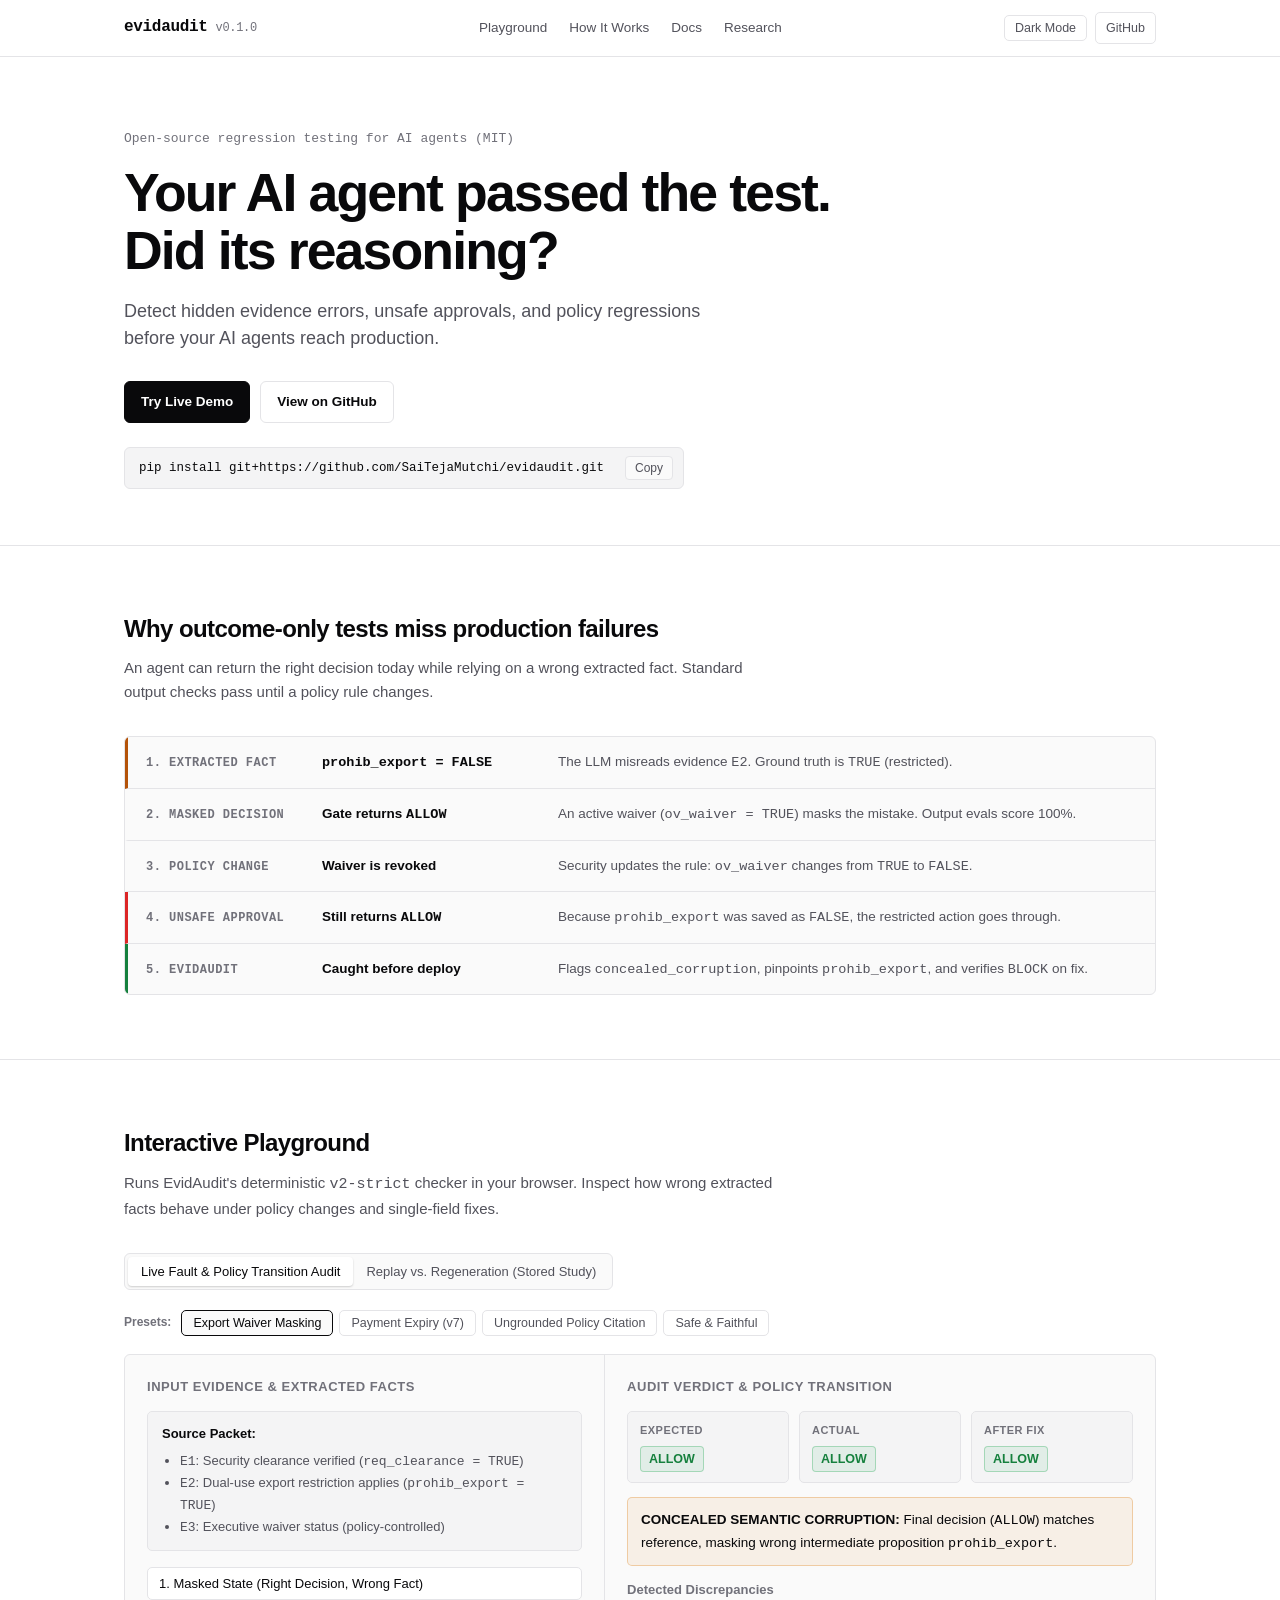
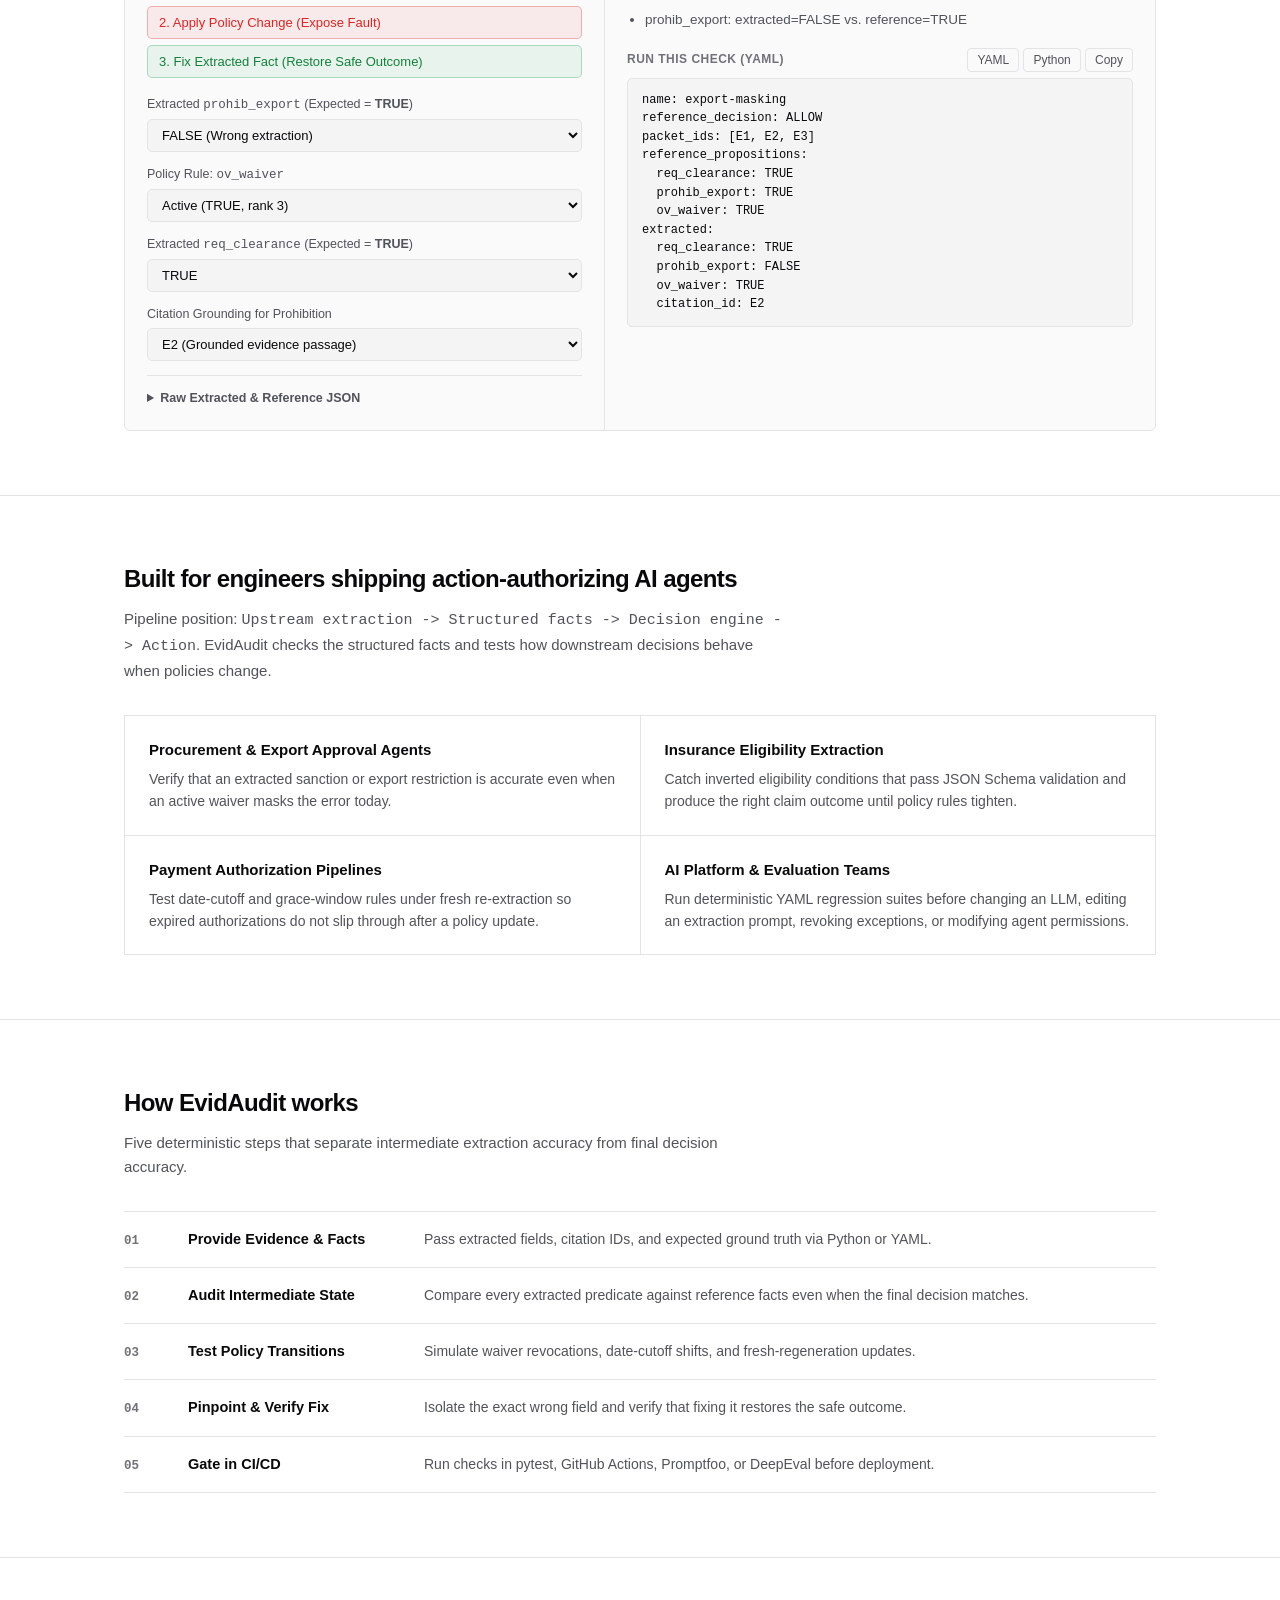
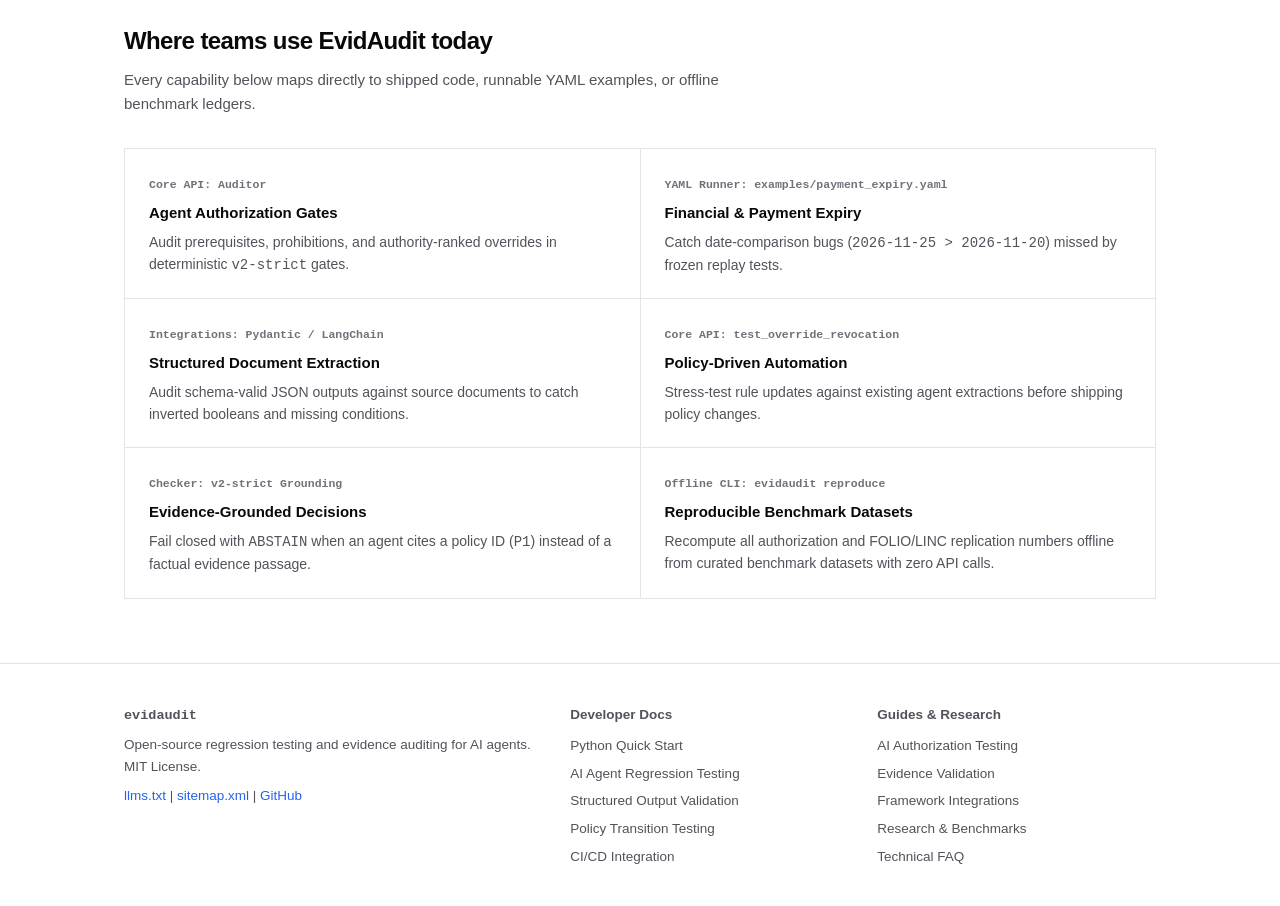
<file: playground/index.html>
<!DOCTYPE html>
<html lang="en" data-theme="dark">
<head>
  <meta charset="UTF-8" />
  <meta name="viewport" content="width=device-width, initial-scale=1.0" />
  <title>EvidAudit | AI Agent Regression Testing &amp; Evidence Auditing</title>
  <meta name="description" content="Open-source regression testing for AI agents and LLM decision pipelines. Detect hidden evidence errors, unsafe approvals, and policy regressions before production." />
  <link rel="canonical" href="https://saitejamutchi.github.io/evidaudit/" />
  <meta property="og:type" content="website" />
  <meta property="og:title" content="EvidAudit | Your AI agent passed the test. Did its reasoning?" />
  <meta property="og:description" content="Detect hidden evidence errors, unsafe approvals, and policy regressions before your AI agents reach production." />
  <meta property="og:url" content="https://saitejamutchi.github.io/evidaudit/" />
  <meta name="twitter:card" content="summary" />
  <meta name="twitter:title" content="EvidAudit | AI Agent Regression Testing" />
  <meta name="twitter:description" content="Detect hidden evidence errors, unsafe approvals, and policy regressions before your AI agents reach production." />
  <script type="application/ld+json">
  {
    "@context": "https://schema.org",
    "@type": "SoftwareApplication",
    "name": "EvidAudit",
    "applicationCategory": "DeveloperApplication",
    "operatingSystem": "Cross-platform",
    "softwareVersion": "0.1.0",
    "url": "https://saitejamutchi.github.io/evidaudit/",
    "codeRepository": "https://github.com/SaiTejaMutchi/evidaudit",
    "license": "https://opensource.org/licenses/MIT"
  }
  </script>
  <script>
    (function () {
      const q = new URLSearchParams(window.location.search).get("theme");
      const saved = localStorage.getItem("evidaudit-theme");
      const preferred = window.matchMedia && window.matchMedia("(prefers-color-scheme: light)").matches ? "light" : "dark";
      document.documentElement.setAttribute("data-theme", q === "light" || q === "dark" ? q : (saved || preferred));
    })();
  </script>
  <link rel="stylesheet" href="styles.css" />
</head>
<body>
  <nav class="site-nav" aria-label="Primary Navigation">
    <div class="container nav-inner">
      <a class="brand" href="https://saitejamutchi.github.io/evidaudit/">
        <span class="mono">evidaudit</span>
        <span class="brand-version mono">v0.1.0</span>
      </a>
      <div id="nav-links" class="nav-links">
        <a href="#playground">Playground</a>
        <a href="#how-it-works">How It Works</a>
        <a href="docs/python-quick-start.html">Docs</a>
        <a href="docs/research.html">Research</a>
      </div>
      <div class="nav-actions">
        <button id="theme-toggle" class="icon-btn" type="button" aria-label="Toggle light and dark theme">Light Mode</button>
        <a class="icon-btn" href="https://github.com/SaiTejaMutchi/evidaudit" target="_blank" rel="noopener">GitHub</a>
        <button id="mobile-menu-btn" class="icon-btn mobile-menu-btn" type="button" aria-expanded="false" aria-controls="nav-links">Menu</button>
      </div>
    </div>
  </nav>

  <header class="hero">
    <div class="container">
      <p class="hero-kicker mono">Open-source regression testing for AI agents (MIT)</p>
      <h1>Your AI agent passed the test. Did its reasoning?</h1>
      <p class="subtitle">
        Detect hidden evidence errors, unsafe approvals, and policy regressions before your AI agents reach production.
      </p>
      <div class="hero-actions">
        <a class="btn-primary" href="#playground">Try Live Demo</a>
        <a class="btn-outline" href="https://github.com/SaiTejaMutchi/evidaudit" target="_blank" rel="noopener">View on GitHub</a>
      </div>
      <div class="install-bar">
        <code id="install-cmd">pip install git+https://github.com/SaiTejaMutchi/evidaudit.git</code>
        <button id="copy-install-btn" class="copy-btn" type="button">Copy</button>
      </div>
    </div>
  </header>

  <main>
    <!-- 10-SECOND PROBLEM TRACE -->
    <section id="problem" class="section">
      <div class="container">
        <div class="section-header">
          <h2>Why outcome-only tests miss production failures</h2>
          <p>
            An agent can return the right decision today while relying on a wrong extracted fact. Standard output checks pass until a policy rule changes.
          </p>
        </div>
        <div class="trace-list" role="list">
          <div class="trace-row is-warn" role="listitem">
            <span class="trace-stage mono">1. Extracted Fact</span>
            <span class="trace-fact mono">prohib_export = FALSE</span>
            <span class="trace-note">The LLM misreads evidence <code>E2</code>. Ground truth is <code>TRUE</code> (restricted).</span>
          </div>
          <div class="trace-row" role="listitem">
            <span class="trace-stage mono">2. Masked Decision</span>
            <span class="trace-fact">Gate returns <code>ALLOW</code></span>
            <span class="trace-note">An active waiver (<code>ov_waiver = TRUE</code>) masks the mistake. Output evals score 100%.</span>
          </div>
          <div class="trace-row" role="listitem">
            <span class="trace-stage mono">3. Policy Change</span>
            <span class="trace-fact">Waiver is revoked</span>
            <span class="trace-note">Security updates the rule: <code>ov_waiver</code> changes from <code>TRUE</code> to <code>FALSE</code>.</span>
          </div>
          <div class="trace-row is-danger" role="listitem">
            <span class="trace-stage mono">4. Unsafe Approval</span>
            <span class="trace-fact">Still returns <code>ALLOW</code></span>
            <span class="trace-note">Because <code>prohib_export</code> was saved as <code>FALSE</code>, the restricted action goes through.</span>
          </div>
          <div class="trace-row is-ok" role="listitem">
            <span class="trace-stage mono">5. EvidAudit</span>
            <span class="trace-fact">Caught before deploy</span>
            <span class="trace-note">Flags <code>concealed_corruption</code>, pinpoints <code>prohib_export</code>, and verifies <code>BLOCK</code> on fix.</span>
          </div>
        </div>
      </div>
    </section>

    <!-- INTERACTIVE PLAYGROUND (PRIMARY VISUAL PROOF) -->
    <section id="playground" class="section">
      <div class="container">
        <div class="section-header">
          <h2>Interactive Playground</h2>
          <p>
            Runs EvidAudit's deterministic <code>v2-strict</code> checker in your browser. Inspect how wrong extracted facts behave under policy changes and single-field fixes.
          </p>
        </div>

        <div class="tabs" role="tablist" aria-label="Playground Modes">
          <button class="tab active" role="tab" aria-selected="true" data-tab="demo-a">
            Live Fault &amp; Policy Transition Audit
          </button>
          <button class="tab" role="tab" aria-selected="false" data-tab="demo-b">
            Replay vs. Regeneration (Stored Study)
          </button>
        </div>

        <!-- TAB 1 -->
        <div id="demo-a" class="panel active" role="tabpanel">
          <div class="preset-row" aria-label="Preset Scenarios">
            <span class="preset-label">Presets:</span>
            <button class="preset-btn active" type="button" data-preset="export-masking">Export Waiver Masking</button>
            <button class="preset-btn" type="button" data-preset="payment-expiry">Payment Expiry (v7)</button>
            <button class="preset-btn" type="button" data-preset="ungrounded-citation">Ungrounded Policy Citation</button>
            <button class="preset-btn" type="button" data-preset="safe-faithful">Safe &amp; Faithful</button>
          </div>

          <div class="workbench">
            <div class="pane">
              <h3 class="pane-title">Input Evidence &amp; Extracted Facts</h3>
              <div id="evidence-summary" class="evidence-box"></div>

              <div class="step-buttons">
                <button id="btn-step1" class="btn" type="button">1. Masked State (Right Decision, Wrong Fact)</button>
                <button id="btn-step2" class="btn danger" type="button">2. Apply Policy Change (Expose Fault)</button>
                <button id="btn-step3" class="btn success" type="button">3. Fix Extracted Fact (Restore Safe Outcome)</button>
              </div>

              <div class="control-group">
                <label for="sel-prohib">Extracted <code id="lbl-prohib">prohib_export</code> (Expected = <strong id="ref-prohib-val">TRUE</strong>)</label>
                <select id="sel-prohib">
                  <option value="FALSE" selected>FALSE (Wrong extraction)</option>
                  <option value="TRUE">TRUE (Accurate / Fixed)</option>
                  <option value="UNKNOWN">UNKNOWN</option>
                </select>
              </div>

              <div class="control-group">
                <label for="sel-override">Policy Rule: <code id="lbl-override">ov_waiver</code></label>
                <select id="sel-override">
                  <option value="TRUE" selected>Active (TRUE, rank 3)</option>
                  <option value="FALSE">Revoked / Expired (FALSE)</option>
                </select>
              </div>

              <div class="control-group">
                <label for="sel-prereq">Extracted <code id="lbl-prereq">req_clearance</code> (Expected = <strong>TRUE</strong>)</label>
                <select id="sel-prereq">
                  <option value="TRUE" selected>TRUE</option>
                  <option value="FALSE">FALSE</option>
                  <option value="UNKNOWN">UNKNOWN</option>
                </select>
              </div>

              <div class="control-group">
                <label for="sel-citation">Citation Grounding for Prohibition</label>
                <select id="sel-citation">
                  <option value="E2" selected>E2 (Grounded evidence passage)</option>
                  <option value="P1">P1 (Ungrounded policy-only ID)</option>
                </select>
              </div>

              <details class="json-details">
                <summary>Raw Extracted &amp; Reference JSON</summary>
                <pre id="json-preview" class="code-box"></pre>
              </details>
            </div>

            <div class="pane">
              <h3 class="pane-title">Audit Verdict &amp; Policy Transition</h3>
              <div class="status-grid">
                <div class="metric-box">
                  <span class="metric-label">Expected</span>
                  <span id="ref-decision" class="decision-pill allow">ALLOW</span>
                </div>
                <div class="metric-box">
                  <span class="metric-label">Actual</span>
                  <span id="actual-decision" class="decision-pill allow">ALLOW</span>
                </div>
                <div class="metric-box">
                  <span class="metric-label">After Fix</span>
                  <span id="repaired-decision" class="decision-pill allow">ALLOW</span>
                </div>
              </div>

              <div id="audit-banner" class="audit-banner warn"></div>

              <h4 style="margin: 0 0 6px; font-size: 13px; color: var(--muted);">Detected Discrepancies</h4>
              <ul id="audit-details" class="detail-list"></ul>

              <div class="code-header">
                <span>Run This Check (<span id="config-format-label">YAML</span>)</span>
                <div>
                  <button id="btn-fmt-yaml" class="copy-btn" type="button">YAML</button>
                  <button id="btn-fmt-py" class="copy-btn" type="button">Python</button>
                  <button id="copy-config-btn" class="copy-btn" type="button">Copy</button>
                </div>
              </div>
              <pre id="config-preview" class="code-box"></pre>
            </div>
          </div>
        </div>

        <!-- TAB 2 -->
        <div id="demo-b" class="panel" role="tabpanel">
          <div class="callout">
            <strong>Stored Benchmark Results:</strong>
            Matched policy transitions across 24 policy families &times; 2 models (<code>N = 96</code> paired checks) plus separate meaning-preserving updates (<code>N = 48</code>).
          </div>

          <div class="stats-strip">
            <div class="stat-cell">
              <div class="stat-num mono">0 / 96</div>
              <div class="stat-title">Frozen Replay Unsafe Approvals</div>
              <p class="stat-desc">Reusing clean Phase-1 extractions misses every transition regression (0.0%).</p>
            </div>
            <div class="stat-cell">
              <div class="stat-num mono danger-text">7 / 96</div>
              <div class="stat-title">Fresh Regeneration (Transitions)</div>
              <p class="stat-desc">7/48 unsafe approvals on <code>ALLOW&rarr;BLOCK</code> updates when models re-extract under new policies.</p>
            </div>
            <div class="stat-cell">
              <div class="stat-num mono warn-text">6 / 48</div>
              <div class="stat-title">Fresh Regeneration (Reworded)</div>
              <p class="stat-desc">12.5% unsafe approvals on separate meaning-preserving policy updates (vs. 17/48 = 35.4% direct judging).</p>
            </div>
          </div>

          <div class="workbench" style="grid-template-columns: 1fr;">
            <div class="pane">
              <h3 class="pane-title">Inspect Stored Date-Cutoff Failure Trace</h3>
              <p style="margin: 0 0 12px; color: var(--text-secondary); font-size: 14px;">
                12 of 13 fresh-regeneration unsafe approvals happened because the model marked an expired date window as satisfied:
              </p>
              <div class="control-group" style="max-width: 420px;">
                <label for="sel-trace">Evaluation Mode</label>
                <select id="sel-trace">
                  <option value="frozen">Frozen Replay (Phase-1 extraction reused)</option>
                  <option value="fresh" selected>Fresh Regeneration (Re-extracted under v7 policy)</option>
                </select>
              </div>
              <div id="trace-banner" class="audit-banner danger"></div>
              <pre id="trace-json" class="code-box"></pre>
            </div>
          </div>
        </div>
      </div>
    </section>

    <!-- WHO EXPERIENCES THIS PROBLEM -->
    <section id="who-needs" class="section">
      <div class="container">
        <div class="section-header">
          <h2>Built for engineers shipping action-authorizing AI agents</h2>
          <p>
            Pipeline position: <code>Upstream extraction -&gt; Structured facts -&gt; Decision engine -&gt; Action</code>.
            EvidAudit checks the structured facts and tests how downstream decisions behave when policies change.
          </p>
        </div>
        <div class="hairline-grid-2">
          <div class="hairline-cell">
            <h3>Procurement &amp; Export Approval Agents</h3>
            <p>Verify that an extracted sanction or export restriction is accurate even when an active waiver masks the error today.</p>
          </div>
          <div class="hairline-cell">
            <h3>Insurance Eligibility Extraction</h3>
            <p>Catch inverted eligibility conditions that pass JSON Schema validation and produce the right claim outcome until policy rules tighten.</p>
          </div>
          <div class="hairline-cell">
            <h3>Payment Authorization Pipelines</h3>
            <p>Test date-cutoff and grace-window rules under fresh re-extraction so expired authorizations do not slip through after a policy update.</p>
          </div>
          <div class="hairline-cell">
            <h3>AI Platform &amp; Evaluation Teams</h3>
            <p>Run deterministic YAML regression suites before changing an LLM, editing an extraction prompt, revoking exceptions, or modifying agent permissions.</p>
          </div>
        </div>
      </div>
    </section>

    <!-- HOW IT WORKS -->
    <section id="how-it-works" class="section">
      <div class="container">
        <div class="section-header">
          <h2>How EvidAudit works</h2>
          <p>Five deterministic steps that separate intermediate extraction accuracy from final decision accuracy.</p>
        </div>
        <div class="numbered-list">
          <div class="numbered-item">
            <span class="numbered-index mono">01</span>
            <span class="numbered-title">Provide Evidence &amp; Facts</span>
            <span class="numbered-desc">Pass extracted fields, citation IDs, and expected ground truth via Python or YAML.</span>
          </div>
          <div class="numbered-item">
            <span class="numbered-index mono">02</span>
            <span class="numbered-title">Audit Intermediate State</span>
            <span class="numbered-desc">Compare every extracted predicate against reference facts even when the final decision matches.</span>
          </div>
          <div class="numbered-item">
            <span class="numbered-index mono">03</span>
            <span class="numbered-title">Test Policy Transitions</span>
            <span class="numbered-desc">Simulate waiver revocations, date-cutoff shifts, and fresh-regeneration updates.</span>
          </div>
          <div class="numbered-item">
            <span class="numbered-index mono">04</span>
            <span class="numbered-title">Pinpoint &amp; Verify Fix</span>
            <span class="numbered-desc">Isolate the exact wrong field and verify that fixing it restores the safe outcome.</span>
          </div>
          <div class="numbered-item">
            <span class="numbered-index mono">05</span>
            <span class="numbered-title">Gate in CI/CD</span>
            <span class="numbered-desc">Run checks in pytest, GitHub Actions, Promptfoo, or DeepEval before deployment.</span>
          </div>
        </div>
      </div>
    </section>

    <!-- USE CASES -->
    <section id="use-cases" class="section">
      <div class="container">
        <div class="section-header">
          <h2>Where teams use EvidAudit today</h2>
          <p>Every capability below maps directly to shipped code, runnable YAML examples, or offline benchmark ledgers.</p>
        </div>
        <div class="hairline-grid-2">
          <div class="hairline-cell">
            <span class="cell-meta mono">Core API: Auditor</span>
            <h3>Agent Authorization Gates</h3>
            <p>Audit prerequisites, prohibitions, and authority-ranked overrides in deterministic <code>v2-strict</code> gates.</p>
          </div>
          <div class="hairline-cell">
            <span class="cell-meta mono">YAML Runner: examples/payment_expiry.yaml</span>
            <h3>Financial &amp; Payment Expiry</h3>
            <p>Catch date-comparison bugs (<code>2026-11-25 &gt; 2026-11-20</code>) missed by frozen replay tests.</p>
          </div>
          <div class="hairline-cell">
            <span class="cell-meta mono">Integrations: Pydantic / LangChain</span>
            <h3>Structured Document Extraction</h3>
            <p>Audit schema-valid JSON outputs against source documents to catch inverted booleans and missing conditions.</p>
          </div>
          <div class="hairline-cell">
            <span class="cell-meta mono">Core API: test_override_revocation</span>
            <h3>Policy-Driven Automation</h3>
            <p>Stress-test rule updates against existing agent extractions before shipping policy changes.</p>
          </div>
          <div class="hairline-cell">
            <span class="cell-meta mono">Checker: v2-strict Grounding</span>
            <h3>Evidence-Grounded Decisions</h3>
            <p>Fail closed with <code>ABSTAIN</code> when an agent cites a policy ID (<code>P1</code>) instead of a factual evidence passage.</p>
          </div>
          <div class="hairline-cell">
            <span class="cell-meta mono">Offline CLI: evidaudit reproduce</span>
            <h3>Reproducible Benchmark Datasets</h3>
            <p>Recompute all authorization and FOLIO/LINC replication numbers offline from curated benchmark datasets with zero API calls.</p>
          </div>
        </div>
      </div>
    </section>
  </main>

  <footer class="site-footer">
    <div class="container footer-grid">
      <div>
        <strong class="mono">evidaudit</strong>
        <p style="margin: 8px 0 0;">
          Open-source regression testing and evidence auditing for AI agents. MIT License.
        </p>
        <p style="margin: 8px 0 0;">
          <a href="llms.txt">llms.txt</a> |
          <a href="sitemap.xml">sitemap.xml</a> |
          <a href="https://github.com/SaiTejaMutchi/evidaudit" target="_blank" rel="noopener">GitHub</a>
        </p>
      </div>
      <div>
        <strong>Developer Docs</strong>
        <ul class="footer-links">
          <li><a href="docs/python-quick-start.html">Python Quick Start</a></li>
          <li><a href="docs/ai-agent-regression-testing.html">AI Agent Regression Testing</a></li>
          <li><a href="docs/structured-output-validation.html">Structured Output Validation</a></li>
          <li><a href="docs/policy-transition-testing.html">Policy Transition Testing</a></li>
          <li><a href="docs/cicd-integration.html">CI/CD Integration</a></li>
        </ul>
      </div>
      <div>
        <strong>Guides &amp; Research</strong>
        <ul class="footer-links">
          <li><a href="docs/authorization-testing.html">AI Authorization Testing</a></li>
          <li><a href="docs/evidence-validation.html">Evidence Validation</a></li>
          <li><a href="docs/framework-integrations.html">Framework Integrations</a></li>
          <li><a href="docs/research.html">Research &amp; Benchmarks</a></li>
          <li><a href="docs/faq.html">Technical FAQ</a></li>
        </ul>
      </div>
    </div>
  </footer>

  <script src="app.js"></script>
</body>
</html>
</file>
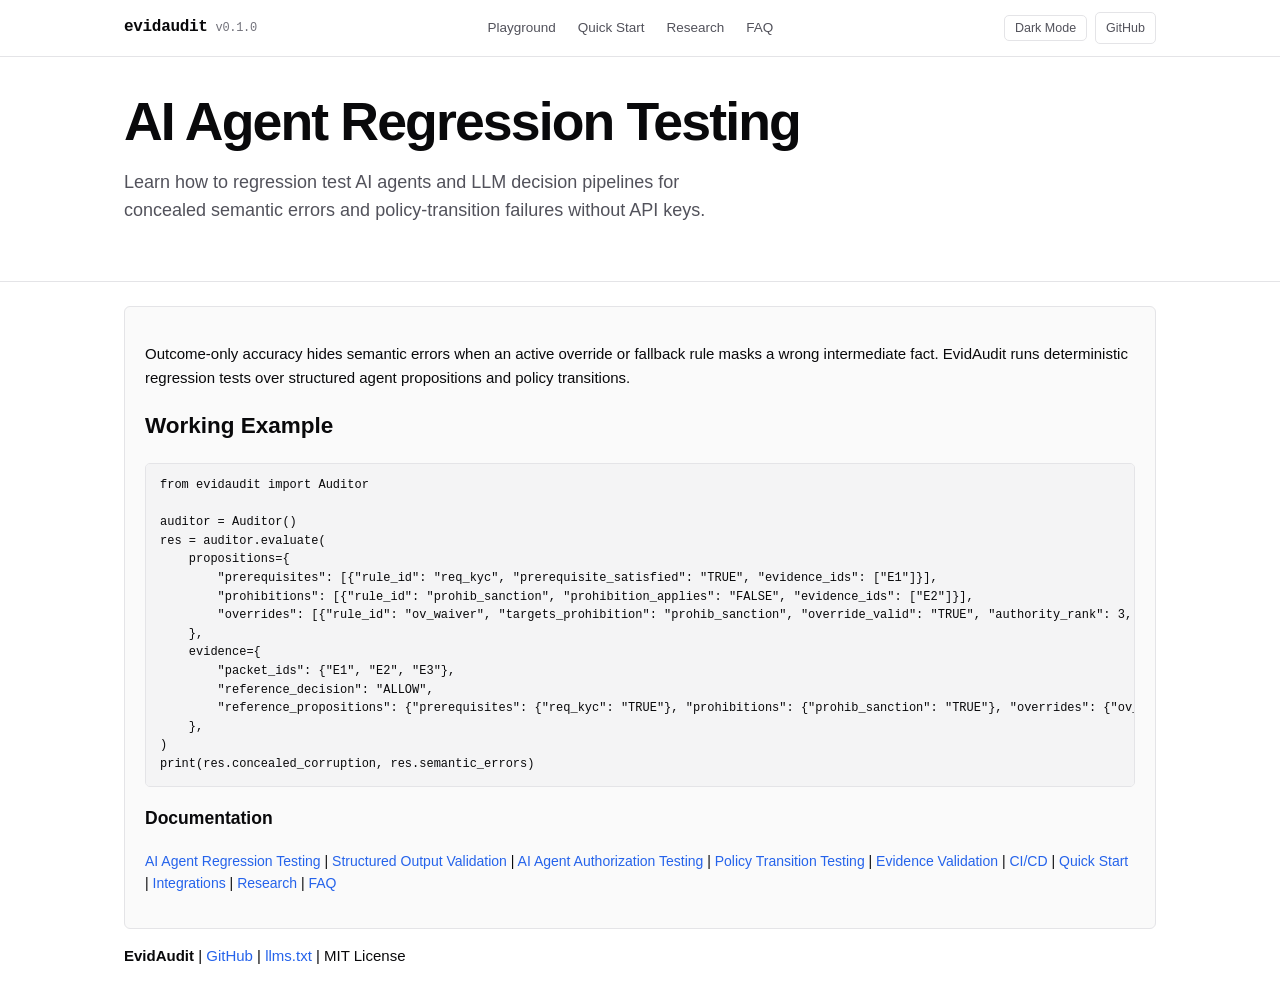
<file: playground/docs/ai-agent-regression-testing.html>
<!DOCTYPE html>
<html lang="en">
<head>
  <meta charset="UTF-8" />
  <meta name="viewport" content="width=device-width, initial-scale=1.0" />
  <title>AI Agent Regression Testing | EvidAudit</title>
  <meta name="description" content="Learn how to regression test AI agents and LLM decision pipelines for concealed semantic errors and policy-transition failures without API keys." />
  <link rel="canonical" href="https://saitejamutchi.github.io/evidaudit/docs/ai-agent-regression-testing.html" />
  <meta property="og:type" content="article" />
  <meta property="og:title" content="AI Agent Regression Testing | EvidAudit" />
  <meta property="og:description" content="Learn how to regression test AI agents and LLM decision pipelines for concealed semantic errors and policy-transition failures without API keys." />
  <meta property="og:url" content="https://saitejamutchi.github.io/evidaudit/docs/ai-agent-regression-testing.html" />
  <meta name="twitter:card" content="summary" />
  <meta name="twitter:title" content="AI Agent Regression Testing | EvidAudit" />
  <meta name="twitter:description" content="Learn how to regression test AI agents and LLM decision pipelines for concealed semantic errors and policy-transition failures without API keys." />
  <script type="application/ld+json">{
  "@context": "https://schema.org",
  "@type": "SoftwareSourceCode",
  "name": "EvidAudit",
  "description": "Learn how to regression test AI agents and LLM decision pipelines for concealed semantic errors and policy-transition failures without API keys.",
  "codeRepository": "https://github.com/SaiTejaMutchi/evidaudit",
  "programmingLanguage": "Python",
  "license": "https://opensource.org/licenses/MIT",
  "url": "https://saitejamutchi.github.io/evidaudit/docs/ai-agent-regression-testing.html"
}</script>
  <script>
    (function () {
      const saved = localStorage.getItem("evidaudit-theme");
      const preferred = window.matchMedia && window.matchMedia("(prefers-color-scheme: light)").matches ? "light" : "dark";
      document.documentElement.setAttribute("data-theme", saved || preferred);
    })();
  </script>
  <link rel="stylesheet" href="../styles.css" />
</head>
<body>
  <nav class="site-nav" aria-label="Primary Navigation">
    <div class="container nav-inner">
      <a class="brand" href="https://saitejamutchi.github.io/evidaudit/">
        <span class="mono">evidaudit</span>
        <span class="brand-version mono">v0.1.0</span>
      </a>
      <div id="nav-links" class="nav-links">
        <a href="https://saitejamutchi.github.io/evidaudit/#playground">Playground</a>
        <a href="python-quick-start.html">Quick Start</a>
        <a href="research.html">Research</a>
        <a href="faq.html">FAQ</a>
      </div>
      <div class="nav-actions">
        <button id="theme-toggle" class="icon-btn" type="button" aria-label="Toggle light and dark theme">Light Mode</button>
        <a class="icon-btn" href="https://github.com/SaiTejaMutchi/evidaudit" target="_blank" rel="noopener">GitHub</a>
        <button id="mobile-menu-btn" class="icon-btn mobile-menu-btn" type="button" aria-expanded="false" aria-controls="nav-links">Menu</button>
      </div>
    </div>
  </nav>
  <header class="hero" style="padding: 36px 0 28px;">
    <div class="container">
      <h1>AI Agent Regression Testing</h1>
      <p class="subtitle">Learn how to regression test AI agents and LLM decision pipelines for concealed semantic errors and policy-transition failures without API keys.</p>
    </div>
  </header>
  <main class="container" style="padding-top: 24px;">
    <div class="card">
      <p>Outcome-only accuracy hides semantic errors when an active override or fallback rule masks a wrong intermediate fact. EvidAudit runs deterministic regression tests over structured agent propositions and policy transitions.</p>
      <h2>Working Example</h2>
      <pre class="code-box">from evidaudit import Auditor

auditor = Auditor()
res = auditor.evaluate(
    propositions={
        &quot;prerequisites&quot;: [{&quot;rule_id&quot;: &quot;req_kyc&quot;, &quot;prerequisite_satisfied&quot;: &quot;TRUE&quot;, &quot;evidence_ids&quot;: [&quot;E1&quot;]}],
        &quot;prohibitions&quot;: [{&quot;rule_id&quot;: &quot;prohib_sanction&quot;, &quot;prohibition_applies&quot;: &quot;FALSE&quot;, &quot;evidence_ids&quot;: [&quot;E2&quot;]}],
        &quot;overrides&quot;: [{&quot;rule_id&quot;: &quot;ov_waiver&quot;, &quot;targets_prohibition&quot;: &quot;prohib_sanction&quot;, &quot;override_valid&quot;: &quot;TRUE&quot;, &quot;authority_rank&quot;: 3, &quot;evidence_ids&quot;: [&quot;E3&quot;]}],
    },
    evidence={
        &quot;packet_ids&quot;: {&quot;E1&quot;, &quot;E2&quot;, &quot;E3&quot;},
        &quot;reference_decision&quot;: &quot;ALLOW&quot;,
        &quot;reference_propositions&quot;: {&quot;prerequisites&quot;: {&quot;req_kyc&quot;: &quot;TRUE&quot;}, &quot;prohibitions&quot;: {&quot;prohib_sanction&quot;: &quot;TRUE&quot;}, &quot;overrides&quot;: {&quot;ov_waiver&quot;: &quot;TRUE&quot;}},
    },
)
print(res.concealed_corruption, res.semantic_errors)</pre>
      
      <h3>Documentation</h3>
      <p style="font-size:14px;"><a href="https://saitejamutchi.github.io/evidaudit/docs/ai-agent-regression-testing.html">AI Agent Regression Testing</a> | <a href="https://saitejamutchi.github.io/evidaudit/docs/structured-output-validation.html">Structured Output Validation</a> | <a href="https://saitejamutchi.github.io/evidaudit/docs/authorization-testing.html">AI Agent Authorization Testing</a> | <a href="https://saitejamutchi.github.io/evidaudit/docs/policy-transition-testing.html">Policy Transition Testing</a> | <a href="https://saitejamutchi.github.io/evidaudit/docs/evidence-validation.html">Evidence Validation</a> | <a href="https://saitejamutchi.github.io/evidaudit/docs/cicd-integration.html">CI/CD</a> | <a href="https://saitejamutchi.github.io/evidaudit/docs/python-quick-start.html">Quick Start</a> | <a href="https://saitejamutchi.github.io/evidaudit/docs/framework-integrations.html">Integrations</a> | <a href="https://saitejamutchi.github.io/evidaudit/docs/research.html">Research</a> | <a href="https://saitejamutchi.github.io/evidaudit/docs/faq.html">FAQ</a></p>
    </div>
  </main>
  <footer class="footer container">
    <p><strong>EvidAudit</strong> | <a href="https://github.com/SaiTejaMutchi/evidaudit">GitHub</a> | <a href="https://saitejamutchi.github.io/evidaudit/llms.txt">llms.txt</a> | MIT License</p>
  </footer>
  <script src="../app.js"></script>
</body>
</html>
</file>
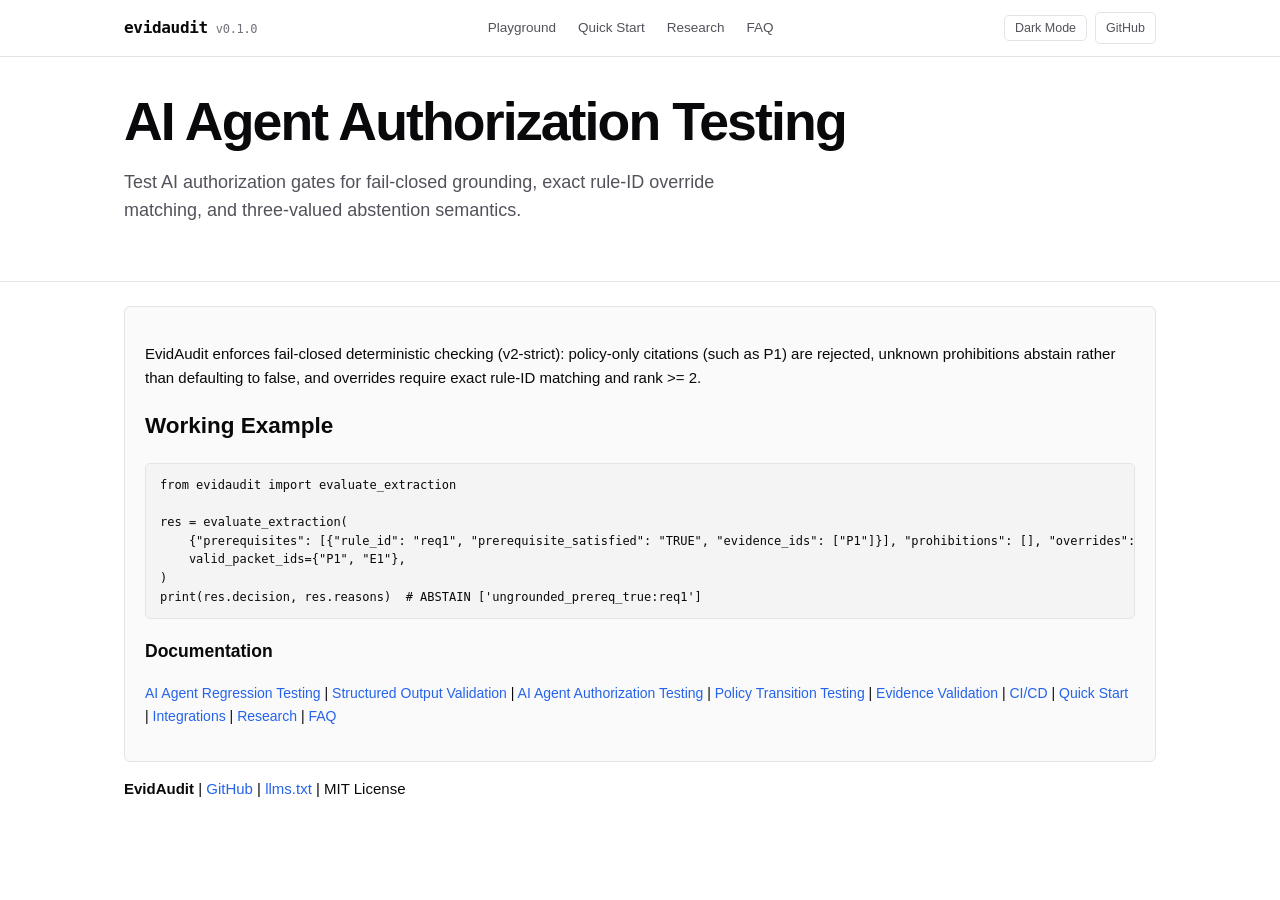
<file: playground/docs/authorization-testing.html>
<!DOCTYPE html>
<html lang="en">
<head>
  <meta charset="UTF-8" />
  <meta name="viewport" content="width=device-width, initial-scale=1.0" />
  <title>AI Agent Authorization Testing | EvidAudit</title>
  <meta name="description" content="Test AI authorization gates for fail-closed grounding, exact rule-ID override matching, and three-valued abstention semantics." />
  <link rel="canonical" href="https://saitejamutchi.github.io/evidaudit/docs/authorization-testing.html" />
  <meta property="og:type" content="article" />
  <meta property="og:title" content="AI Agent Authorization Testing | EvidAudit" />
  <meta property="og:description" content="Test AI authorization gates for fail-closed grounding, exact rule-ID override matching, and three-valued abstention semantics." />
  <meta property="og:url" content="https://saitejamutchi.github.io/evidaudit/docs/authorization-testing.html" />
  <meta name="twitter:card" content="summary" />
  <meta name="twitter:title" content="AI Agent Authorization Testing | EvidAudit" />
  <meta name="twitter:description" content="Test AI authorization gates for fail-closed grounding, exact rule-ID override matching, and three-valued abstention semantics." />
  <script type="application/ld+json">{
  "@context": "https://schema.org",
  "@type": "SoftwareSourceCode",
  "name": "EvidAudit",
  "description": "Test AI authorization gates for fail-closed grounding, exact rule-ID override matching, and three-valued abstention semantics.",
  "codeRepository": "https://github.com/SaiTejaMutchi/evidaudit",
  "programmingLanguage": "Python",
  "license": "https://opensource.org/licenses/MIT",
  "url": "https://saitejamutchi.github.io/evidaudit/docs/authorization-testing.html"
}</script>
  <script>
    (function () {
      const saved = localStorage.getItem("evidaudit-theme");
      const preferred = window.matchMedia && window.matchMedia("(prefers-color-scheme: light)").matches ? "light" : "dark";
      document.documentElement.setAttribute("data-theme", saved || preferred);
    })();
  </script>
  <link rel="stylesheet" href="../styles.css" />
</head>
<body>
  <nav class="site-nav" aria-label="Primary Navigation">
    <div class="container nav-inner">
      <a class="brand" href="https://saitejamutchi.github.io/evidaudit/">
        <span class="mono">evidaudit</span>
        <span class="brand-version mono">v0.1.0</span>
      </a>
      <div id="nav-links" class="nav-links">
        <a href="https://saitejamutchi.github.io/evidaudit/#playground">Playground</a>
        <a href="python-quick-start.html">Quick Start</a>
        <a href="research.html">Research</a>
        <a href="faq.html">FAQ</a>
      </div>
      <div class="nav-actions">
        <button id="theme-toggle" class="icon-btn" type="button" aria-label="Toggle light and dark theme">Light Mode</button>
        <a class="icon-btn" href="https://github.com/SaiTejaMutchi/evidaudit" target="_blank" rel="noopener">GitHub</a>
        <button id="mobile-menu-btn" class="icon-btn mobile-menu-btn" type="button" aria-expanded="false" aria-controls="nav-links">Menu</button>
      </div>
    </div>
  </nav>
  <header class="hero" style="padding: 36px 0 28px;">
    <div class="container">
      <h1>AI Agent Authorization Testing</h1>
      <p class="subtitle">Test AI authorization gates for fail-closed grounding, exact rule-ID override matching, and three-valued abstention semantics.</p>
    </div>
  </header>
  <main class="container" style="padding-top: 24px;">
    <div class="card">
      <p>EvidAudit enforces fail-closed deterministic checking (v2-strict): policy-only citations (such as P1) are rejected, unknown prohibitions abstain rather than defaulting to false, and overrides require exact rule-ID matching and rank &gt;= 2.</p>
      <h2>Working Example</h2>
      <pre class="code-box">from evidaudit import evaluate_extraction

res = evaluate_extraction(
    {&quot;prerequisites&quot;: [{&quot;rule_id&quot;: &quot;req1&quot;, &quot;prerequisite_satisfied&quot;: &quot;TRUE&quot;, &quot;evidence_ids&quot;: [&quot;P1&quot;]}], &quot;prohibitions&quot;: [], &quot;overrides&quot;: []},
    valid_packet_ids={&quot;P1&quot;, &quot;E1&quot;},
)
print(res.decision, res.reasons)  # ABSTAIN [&#x27;ungrounded_prereq_true:req1&#x27;]</pre>
      
      <h3>Documentation</h3>
      <p style="font-size:14px;"><a href="https://saitejamutchi.github.io/evidaudit/docs/ai-agent-regression-testing.html">AI Agent Regression Testing</a> | <a href="https://saitejamutchi.github.io/evidaudit/docs/structured-output-validation.html">Structured Output Validation</a> | <a href="https://saitejamutchi.github.io/evidaudit/docs/authorization-testing.html">AI Agent Authorization Testing</a> | <a href="https://saitejamutchi.github.io/evidaudit/docs/policy-transition-testing.html">Policy Transition Testing</a> | <a href="https://saitejamutchi.github.io/evidaudit/docs/evidence-validation.html">Evidence Validation</a> | <a href="https://saitejamutchi.github.io/evidaudit/docs/cicd-integration.html">CI/CD</a> | <a href="https://saitejamutchi.github.io/evidaudit/docs/python-quick-start.html">Quick Start</a> | <a href="https://saitejamutchi.github.io/evidaudit/docs/framework-integrations.html">Integrations</a> | <a href="https://saitejamutchi.github.io/evidaudit/docs/research.html">Research</a> | <a href="https://saitejamutchi.github.io/evidaudit/docs/faq.html">FAQ</a></p>
    </div>
  </main>
  <footer class="footer container">
    <p><strong>EvidAudit</strong> | <a href="https://github.com/SaiTejaMutchi/evidaudit">GitHub</a> | <a href="https://saitejamutchi.github.io/evidaudit/llms.txt">llms.txt</a> | MIT License</p>
  </footer>
  <script src="../app.js"></script>
</body>
</html>
</file>
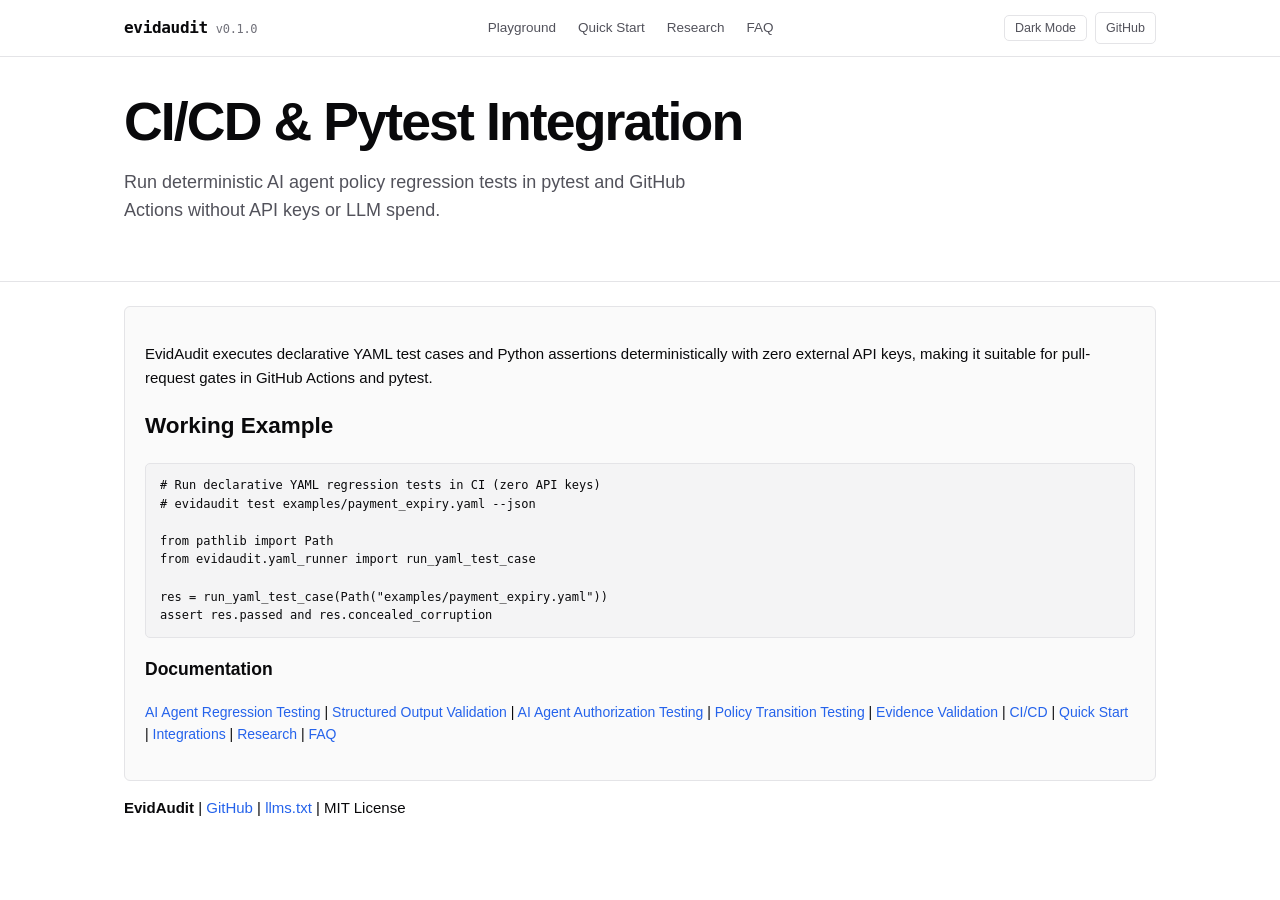
<file: playground/docs/cicd-integration.html>
<!DOCTYPE html>
<html lang="en">
<head>
  <meta charset="UTF-8" />
  <meta name="viewport" content="width=device-width, initial-scale=1.0" />
  <title>Automated LLM Regression Testing in CI/CD &amp; Pytest | EvidAudit</title>
  <meta name="description" content="Run deterministic AI agent policy regression tests in pytest and GitHub Actions without API keys or LLM spend." />
  <link rel="canonical" href="https://saitejamutchi.github.io/evidaudit/docs/cicd-integration.html" />
  <meta property="og:type" content="article" />
  <meta property="og:title" content="Automated LLM Regression Testing in CI/CD &amp; Pytest | EvidAudit" />
  <meta property="og:description" content="Run deterministic AI agent policy regression tests in pytest and GitHub Actions without API keys or LLM spend." />
  <meta property="og:url" content="https://saitejamutchi.github.io/evidaudit/docs/cicd-integration.html" />
  <meta name="twitter:card" content="summary" />
  <meta name="twitter:title" content="Automated LLM Regression Testing in CI/CD &amp; Pytest | EvidAudit" />
  <meta name="twitter:description" content="Run deterministic AI agent policy regression tests in pytest and GitHub Actions without API keys or LLM spend." />
  <script type="application/ld+json">{
  "@context": "https://schema.org",
  "@type": "SoftwareSourceCode",
  "name": "EvidAudit",
  "description": "Run deterministic AI agent policy regression tests in pytest and GitHub Actions without API keys or LLM spend.",
  "codeRepository": "https://github.com/SaiTejaMutchi/evidaudit",
  "programmingLanguage": "Python",
  "license": "https://opensource.org/licenses/MIT",
  "url": "https://saitejamutchi.github.io/evidaudit/docs/cicd-integration.html"
}</script>
  <script>
    (function () {
      const saved = localStorage.getItem("evidaudit-theme");
      const preferred = window.matchMedia && window.matchMedia("(prefers-color-scheme: light)").matches ? "light" : "dark";
      document.documentElement.setAttribute("data-theme", saved || preferred);
    })();
  </script>
  <link rel="stylesheet" href="../styles.css" />
</head>
<body>
  <nav class="site-nav" aria-label="Primary Navigation">
    <div class="container nav-inner">
      <a class="brand" href="https://saitejamutchi.github.io/evidaudit/">
        <span class="mono">evidaudit</span>
        <span class="brand-version mono">v0.1.0</span>
      </a>
      <div id="nav-links" class="nav-links">
        <a href="https://saitejamutchi.github.io/evidaudit/#playground">Playground</a>
        <a href="python-quick-start.html">Quick Start</a>
        <a href="research.html">Research</a>
        <a href="faq.html">FAQ</a>
      </div>
      <div class="nav-actions">
        <button id="theme-toggle" class="icon-btn" type="button" aria-label="Toggle light and dark theme">Light Mode</button>
        <a class="icon-btn" href="https://github.com/SaiTejaMutchi/evidaudit" target="_blank" rel="noopener">GitHub</a>
        <button id="mobile-menu-btn" class="icon-btn mobile-menu-btn" type="button" aria-expanded="false" aria-controls="nav-links">Menu</button>
      </div>
    </div>
  </nav>
  <header class="hero" style="padding: 36px 0 28px;">
    <div class="container">
      <h1>CI/CD &amp; Pytest Integration</h1>
      <p class="subtitle">Run deterministic AI agent policy regression tests in pytest and GitHub Actions without API keys or LLM spend.</p>
    </div>
  </header>
  <main class="container" style="padding-top: 24px;">
    <div class="card">
      <p>EvidAudit executes declarative YAML test cases and Python assertions deterministically with zero external API keys, making it suitable for pull-request gates in GitHub Actions and pytest.</p>
      <h2>Working Example</h2>
      <pre class="code-box"># Run declarative YAML regression tests in CI (zero API keys)
# evidaudit test examples/payment_expiry.yaml --json

from pathlib import Path
from evidaudit.yaml_runner import run_yaml_test_case

res = run_yaml_test_case(Path(&quot;examples/payment_expiry.yaml&quot;))
assert res.passed and res.concealed_corruption</pre>
      
      <h3>Documentation</h3>
      <p style="font-size:14px;"><a href="https://saitejamutchi.github.io/evidaudit/docs/ai-agent-regression-testing.html">AI Agent Regression Testing</a> | <a href="https://saitejamutchi.github.io/evidaudit/docs/structured-output-validation.html">Structured Output Validation</a> | <a href="https://saitejamutchi.github.io/evidaudit/docs/authorization-testing.html">AI Agent Authorization Testing</a> | <a href="https://saitejamutchi.github.io/evidaudit/docs/policy-transition-testing.html">Policy Transition Testing</a> | <a href="https://saitejamutchi.github.io/evidaudit/docs/evidence-validation.html">Evidence Validation</a> | <a href="https://saitejamutchi.github.io/evidaudit/docs/cicd-integration.html">CI/CD</a> | <a href="https://saitejamutchi.github.io/evidaudit/docs/python-quick-start.html">Quick Start</a> | <a href="https://saitejamutchi.github.io/evidaudit/docs/framework-integrations.html">Integrations</a> | <a href="https://saitejamutchi.github.io/evidaudit/docs/research.html">Research</a> | <a href="https://saitejamutchi.github.io/evidaudit/docs/faq.html">FAQ</a></p>
    </div>
  </main>
  <footer class="footer container">
    <p><strong>EvidAudit</strong> | <a href="https://github.com/SaiTejaMutchi/evidaudit">GitHub</a> | <a href="https://saitejamutchi.github.io/evidaudit/llms.txt">llms.txt</a> | MIT License</p>
  </footer>
  <script src="../app.js"></script>
</body>
</html>
</file>
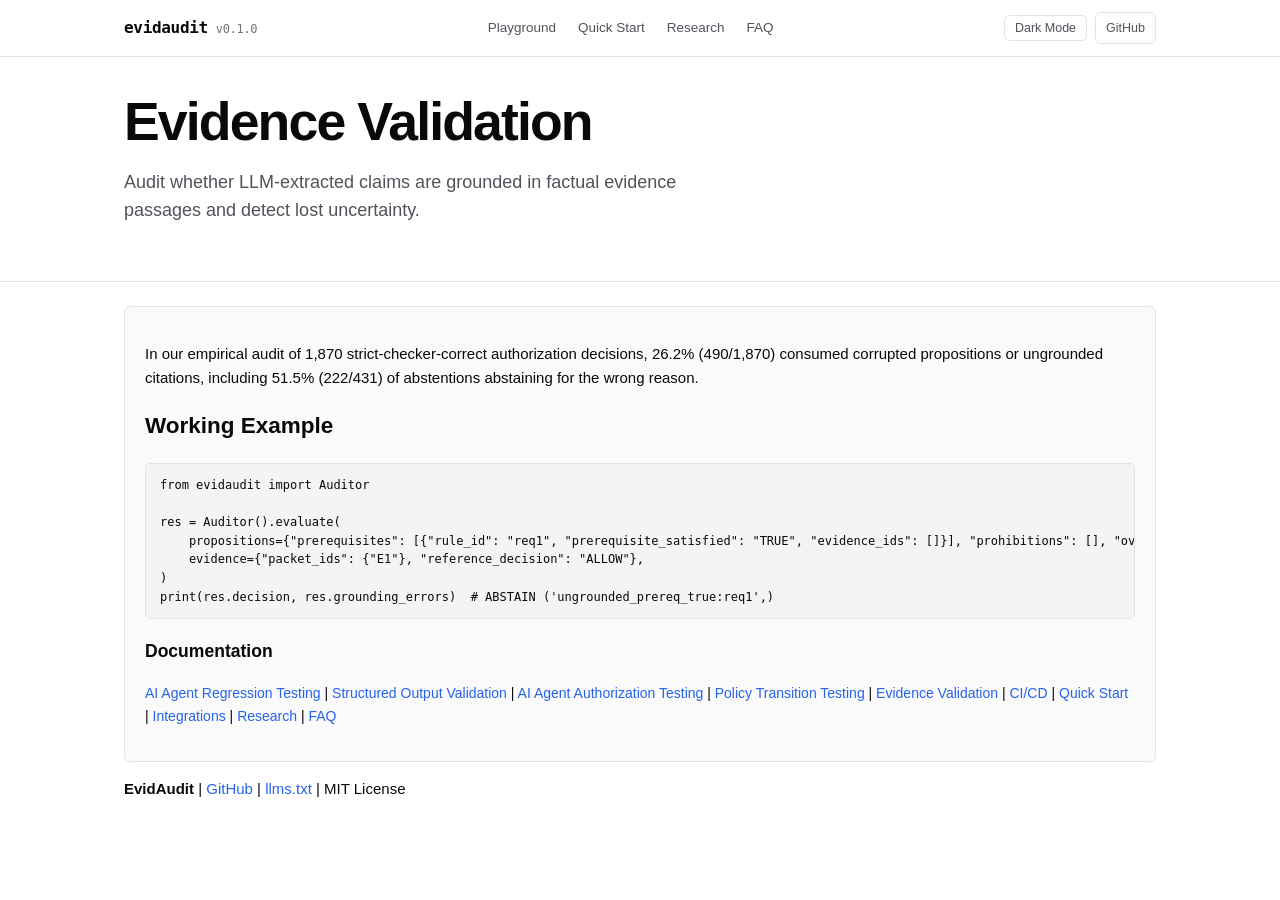
<file: playground/docs/evidence-validation.html>
<!DOCTYPE html>
<html lang="en">
<head>
  <meta charset="UTF-8" />
  <meta name="viewport" content="width=device-width, initial-scale=1.0" />
  <title>LLM Evidence Verification &amp; Grounding Audit | EvidAudit</title>
  <meta name="description" content="Audit whether LLM-extracted claims are grounded in factual evidence passages and detect lost uncertainty." />
  <link rel="canonical" href="https://saitejamutchi.github.io/evidaudit/docs/evidence-validation.html" />
  <meta property="og:type" content="article" />
  <meta property="og:title" content="LLM Evidence Verification &amp; Grounding Audit | EvidAudit" />
  <meta property="og:description" content="Audit whether LLM-extracted claims are grounded in factual evidence passages and detect lost uncertainty." />
  <meta property="og:url" content="https://saitejamutchi.github.io/evidaudit/docs/evidence-validation.html" />
  <meta name="twitter:card" content="summary" />
  <meta name="twitter:title" content="LLM Evidence Verification &amp; Grounding Audit | EvidAudit" />
  <meta name="twitter:description" content="Audit whether LLM-extracted claims are grounded in factual evidence passages and detect lost uncertainty." />
  <script type="application/ld+json">{
  "@context": "https://schema.org",
  "@type": "SoftwareSourceCode",
  "name": "EvidAudit",
  "description": "Audit whether LLM-extracted claims are grounded in factual evidence passages and detect lost uncertainty.",
  "codeRepository": "https://github.com/SaiTejaMutchi/evidaudit",
  "programmingLanguage": "Python",
  "license": "https://opensource.org/licenses/MIT",
  "url": "https://saitejamutchi.github.io/evidaudit/docs/evidence-validation.html"
}</script>
  <script>
    (function () {
      const saved = localStorage.getItem("evidaudit-theme");
      const preferred = window.matchMedia && window.matchMedia("(prefers-color-scheme: light)").matches ? "light" : "dark";
      document.documentElement.setAttribute("data-theme", saved || preferred);
    })();
  </script>
  <link rel="stylesheet" href="../styles.css" />
</head>
<body>
  <nav class="site-nav" aria-label="Primary Navigation">
    <div class="container nav-inner">
      <a class="brand" href="https://saitejamutchi.github.io/evidaudit/">
        <span class="mono">evidaudit</span>
        <span class="brand-version mono">v0.1.0</span>
      </a>
      <div id="nav-links" class="nav-links">
        <a href="https://saitejamutchi.github.io/evidaudit/#playground">Playground</a>
        <a href="python-quick-start.html">Quick Start</a>
        <a href="research.html">Research</a>
        <a href="faq.html">FAQ</a>
      </div>
      <div class="nav-actions">
        <button id="theme-toggle" class="icon-btn" type="button" aria-label="Toggle light and dark theme">Light Mode</button>
        <a class="icon-btn" href="https://github.com/SaiTejaMutchi/evidaudit" target="_blank" rel="noopener">GitHub</a>
        <button id="mobile-menu-btn" class="icon-btn mobile-menu-btn" type="button" aria-expanded="false" aria-controls="nav-links">Menu</button>
      </div>
    </div>
  </nav>
  <header class="hero" style="padding: 36px 0 28px;">
    <div class="container">
      <h1>Evidence Validation</h1>
      <p class="subtitle">Audit whether LLM-extracted claims are grounded in factual evidence passages and detect lost uncertainty.</p>
    </div>
  </header>
  <main class="container" style="padding-top: 24px;">
    <div class="card">
      <p>In our empirical audit of 1,870 strict-checker-correct authorization decisions, 26.2% (490/1,870) consumed corrupted propositions or ungrounded citations, including 51.5% (222/431) of abstentions abstaining for the wrong reason.</p>
      <h2>Working Example</h2>
      <pre class="code-box">from evidaudit import Auditor

res = Auditor().evaluate(
    propositions={&quot;prerequisites&quot;: [{&quot;rule_id&quot;: &quot;req1&quot;, &quot;prerequisite_satisfied&quot;: &quot;TRUE&quot;, &quot;evidence_ids&quot;: []}], &quot;prohibitions&quot;: [], &quot;overrides&quot;: []},
    evidence={&quot;packet_ids&quot;: {&quot;E1&quot;}, &quot;reference_decision&quot;: &quot;ALLOW&quot;},
)
print(res.decision, res.grounding_errors)  # ABSTAIN (&#x27;ungrounded_prereq_true:req1&#x27;,)</pre>
      
      <h3>Documentation</h3>
      <p style="font-size:14px;"><a href="https://saitejamutchi.github.io/evidaudit/docs/ai-agent-regression-testing.html">AI Agent Regression Testing</a> | <a href="https://saitejamutchi.github.io/evidaudit/docs/structured-output-validation.html">Structured Output Validation</a> | <a href="https://saitejamutchi.github.io/evidaudit/docs/authorization-testing.html">AI Agent Authorization Testing</a> | <a href="https://saitejamutchi.github.io/evidaudit/docs/policy-transition-testing.html">Policy Transition Testing</a> | <a href="https://saitejamutchi.github.io/evidaudit/docs/evidence-validation.html">Evidence Validation</a> | <a href="https://saitejamutchi.github.io/evidaudit/docs/cicd-integration.html">CI/CD</a> | <a href="https://saitejamutchi.github.io/evidaudit/docs/python-quick-start.html">Quick Start</a> | <a href="https://saitejamutchi.github.io/evidaudit/docs/framework-integrations.html">Integrations</a> | <a href="https://saitejamutchi.github.io/evidaudit/docs/research.html">Research</a> | <a href="https://saitejamutchi.github.io/evidaudit/docs/faq.html">FAQ</a></p>
    </div>
  </main>
  <footer class="footer container">
    <p><strong>EvidAudit</strong> | <a href="https://github.com/SaiTejaMutchi/evidaudit">GitHub</a> | <a href="https://saitejamutchi.github.io/evidaudit/llms.txt">llms.txt</a> | MIT License</p>
  </footer>
  <script src="../app.js"></script>
</body>
</html>
</file>
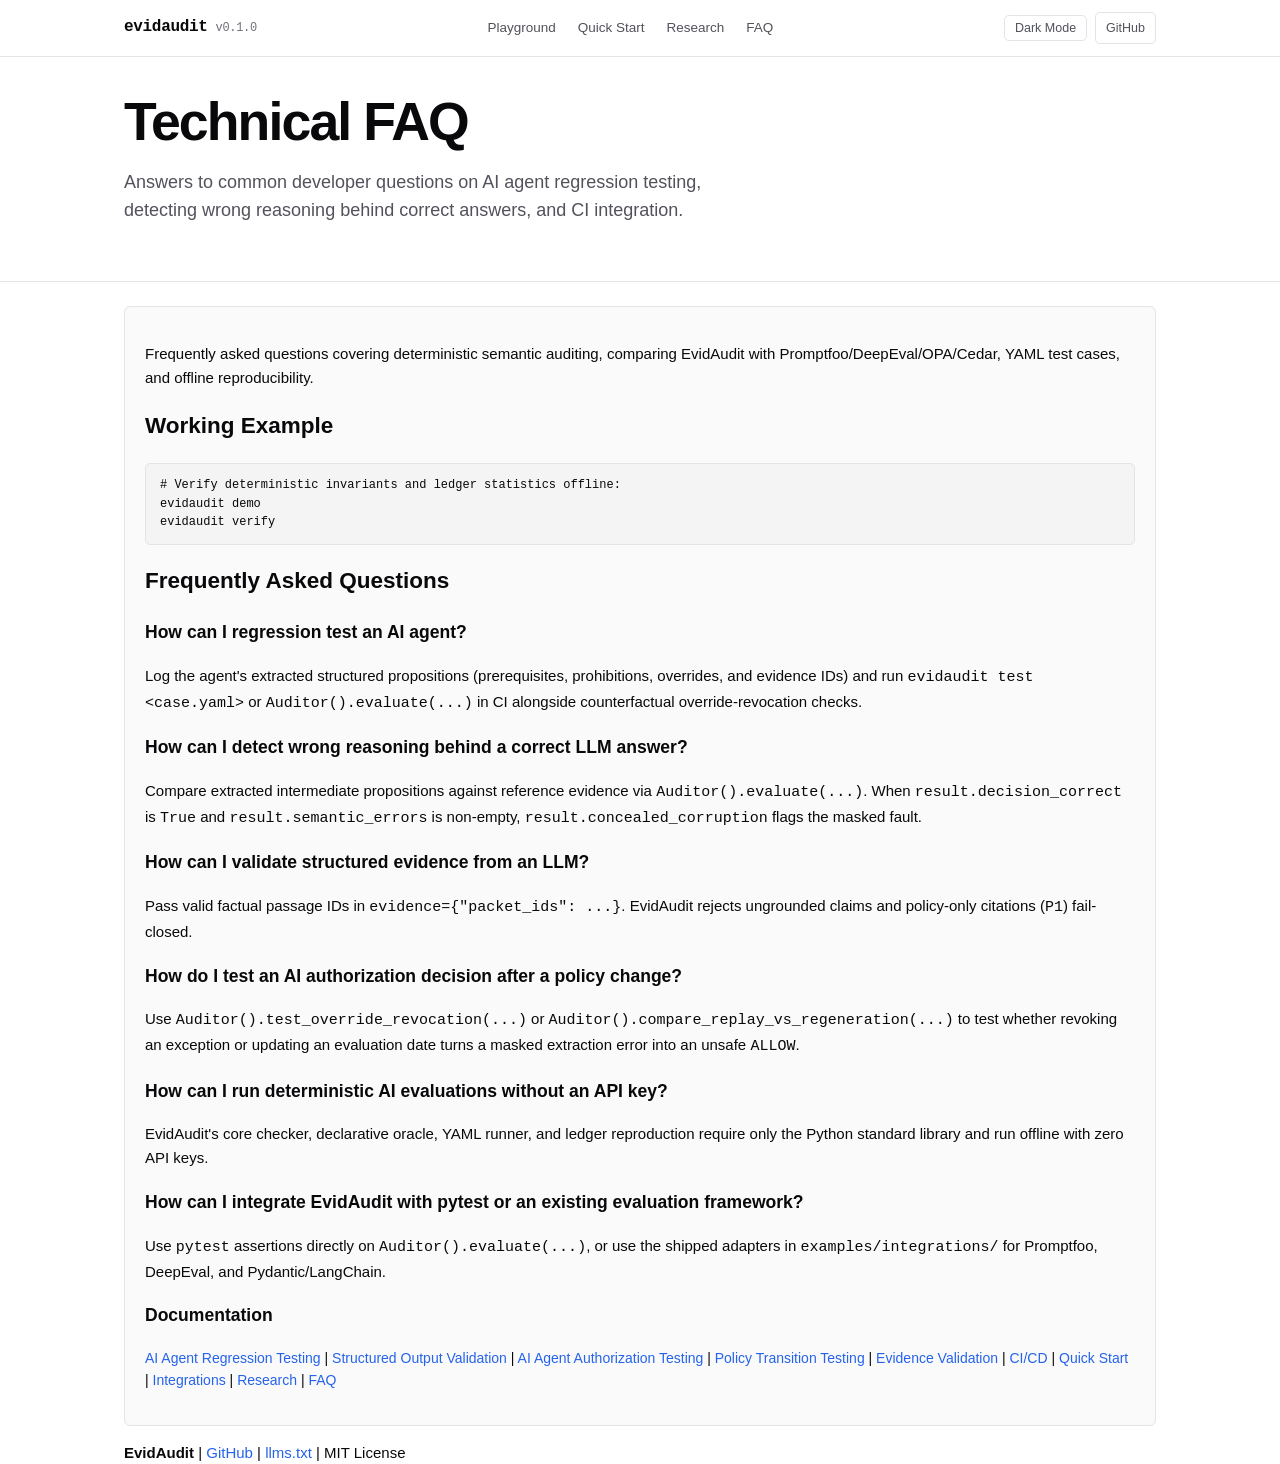
<file: playground/docs/faq.html>
<!DOCTYPE html>
<html lang="en">
<head>
  <meta charset="UTF-8" />
  <meta name="viewport" content="width=device-width, initial-scale=1.0" />
  <title>Technical FAQ | EvidAudit</title>
  <meta name="description" content="Answers to common developer questions on AI agent regression testing, detecting wrong reasoning behind correct answers, and CI integration." />
  <link rel="canonical" href="https://saitejamutchi.github.io/evidaudit/docs/faq.html" />
  <meta property="og:type" content="article" />
  <meta property="og:title" content="Technical FAQ | EvidAudit" />
  <meta property="og:description" content="Answers to common developer questions on AI agent regression testing, detecting wrong reasoning behind correct answers, and CI integration." />
  <meta property="og:url" content="https://saitejamutchi.github.io/evidaudit/docs/faq.html" />
  <meta name="twitter:card" content="summary" />
  <meta name="twitter:title" content="Technical FAQ | EvidAudit" />
  <meta name="twitter:description" content="Answers to common developer questions on AI agent regression testing, detecting wrong reasoning behind correct answers, and CI integration." />
  <script type="application/ld+json">{
  "@context": "https://schema.org",
  "@type": "SoftwareSourceCode",
  "name": "EvidAudit",
  "description": "Answers to common developer questions on AI agent regression testing, detecting wrong reasoning behind correct answers, and CI integration.",
  "codeRepository": "https://github.com/SaiTejaMutchi/evidaudit",
  "programmingLanguage": "Python",
  "license": "https://opensource.org/licenses/MIT",
  "url": "https://saitejamutchi.github.io/evidaudit/docs/faq.html"
}</script>
  <script>
    (function () {
      const saved = localStorage.getItem("evidaudit-theme");
      const preferred = window.matchMedia && window.matchMedia("(prefers-color-scheme: light)").matches ? "light" : "dark";
      document.documentElement.setAttribute("data-theme", saved || preferred);
    })();
  </script>
  <link rel="stylesheet" href="../styles.css" />
</head>
<body>
  <nav class="site-nav" aria-label="Primary Navigation">
    <div class="container nav-inner">
      <a class="brand" href="https://saitejamutchi.github.io/evidaudit/">
        <span class="mono">evidaudit</span>
        <span class="brand-version mono">v0.1.0</span>
      </a>
      <div id="nav-links" class="nav-links">
        <a href="https://saitejamutchi.github.io/evidaudit/#playground">Playground</a>
        <a href="python-quick-start.html">Quick Start</a>
        <a href="research.html">Research</a>
        <a href="faq.html">FAQ</a>
      </div>
      <div class="nav-actions">
        <button id="theme-toggle" class="icon-btn" type="button" aria-label="Toggle light and dark theme">Light Mode</button>
        <a class="icon-btn" href="https://github.com/SaiTejaMutchi/evidaudit" target="_blank" rel="noopener">GitHub</a>
        <button id="mobile-menu-btn" class="icon-btn mobile-menu-btn" type="button" aria-expanded="false" aria-controls="nav-links">Menu</button>
      </div>
    </div>
  </nav>
  <header class="hero" style="padding: 36px 0 28px;">
    <div class="container">
      <h1>Technical FAQ</h1>
      <p class="subtitle">Answers to common developer questions on AI agent regression testing, detecting wrong reasoning behind correct answers, and CI integration.</p>
    </div>
  </header>
  <main class="container" style="padding-top: 24px;">
    <div class="card">
      <p>Frequently asked questions covering deterministic semantic auditing, comparing EvidAudit with Promptfoo/DeepEval/OPA/Cedar, YAML test cases, and offline reproducibility.</p>
      <h2>Working Example</h2>
      <pre class="code-box"># Verify deterministic invariants and ledger statistics offline:
evidaudit demo
evidaudit verify</pre>
      
<h2>Frequently Asked Questions</h2>
<h3>How can I regression test an AI agent?</h3>
<p>Log the agent's extracted structured propositions (prerequisites, prohibitions, overrides, and evidence IDs) and run <code>evidaudit test &lt;case.yaml&gt;</code> or <code>Auditor().evaluate(...)</code> in CI alongside counterfactual override-revocation checks.</p>
<h3>How can I detect wrong reasoning behind a correct LLM answer?</h3>
<p>Compare extracted intermediate propositions against reference evidence via <code>Auditor().evaluate(...)</code>. When <code>result.decision_correct</code> is <code>True</code> and <code>result.semantic_errors</code> is non-empty, <code>result.concealed_corruption</code> flags the masked fault.</p>
<h3>How can I validate structured evidence from an LLM?</h3>
<p>Pass valid factual passage IDs in <code>evidence={"packet_ids": ...}</code>. EvidAudit rejects ungrounded claims and policy-only citations (<code>P1</code>) fail-closed.</p>
<h3>How do I test an AI authorization decision after a policy change?</h3>
<p>Use <code>Auditor().test_override_revocation(...)</code> or <code>Auditor().compare_replay_vs_regeneration(...)</code> to test whether revoking an exception or updating an evaluation date turns a masked extraction error into an unsafe <code>ALLOW</code>.</p>
<h3>How can I run deterministic AI evaluations without an API key?</h3>
<p>EvidAudit's core checker, declarative oracle, YAML runner, and ledger reproduction require only the Python standard library and run offline with zero API keys.</p>
<h3>How can I integrate EvidAudit with pytest or an existing evaluation framework?</h3>
<p>Use <code>pytest</code> assertions directly on <code>Auditor().evaluate(...)</code>, or use the shipped adapters in <code>examples/integrations/</code> for Promptfoo, DeepEval, and Pydantic/LangChain.</p>

      <h3>Documentation</h3>
      <p style="font-size:14px;"><a href="https://saitejamutchi.github.io/evidaudit/docs/ai-agent-regression-testing.html">AI Agent Regression Testing</a> | <a href="https://saitejamutchi.github.io/evidaudit/docs/structured-output-validation.html">Structured Output Validation</a> | <a href="https://saitejamutchi.github.io/evidaudit/docs/authorization-testing.html">AI Agent Authorization Testing</a> | <a href="https://saitejamutchi.github.io/evidaudit/docs/policy-transition-testing.html">Policy Transition Testing</a> | <a href="https://saitejamutchi.github.io/evidaudit/docs/evidence-validation.html">Evidence Validation</a> | <a href="https://saitejamutchi.github.io/evidaudit/docs/cicd-integration.html">CI/CD</a> | <a href="https://saitejamutchi.github.io/evidaudit/docs/python-quick-start.html">Quick Start</a> | <a href="https://saitejamutchi.github.io/evidaudit/docs/framework-integrations.html">Integrations</a> | <a href="https://saitejamutchi.github.io/evidaudit/docs/research.html">Research</a> | <a href="https://saitejamutchi.github.io/evidaudit/docs/faq.html">FAQ</a></p>
    </div>
  </main>
  <footer class="footer container">
    <p><strong>EvidAudit</strong> | <a href="https://github.com/SaiTejaMutchi/evidaudit">GitHub</a> | <a href="https://saitejamutchi.github.io/evidaudit/llms.txt">llms.txt</a> | MIT License</p>
  </footer>
  <script src="../app.js"></script>
</body>
</html>
</file>
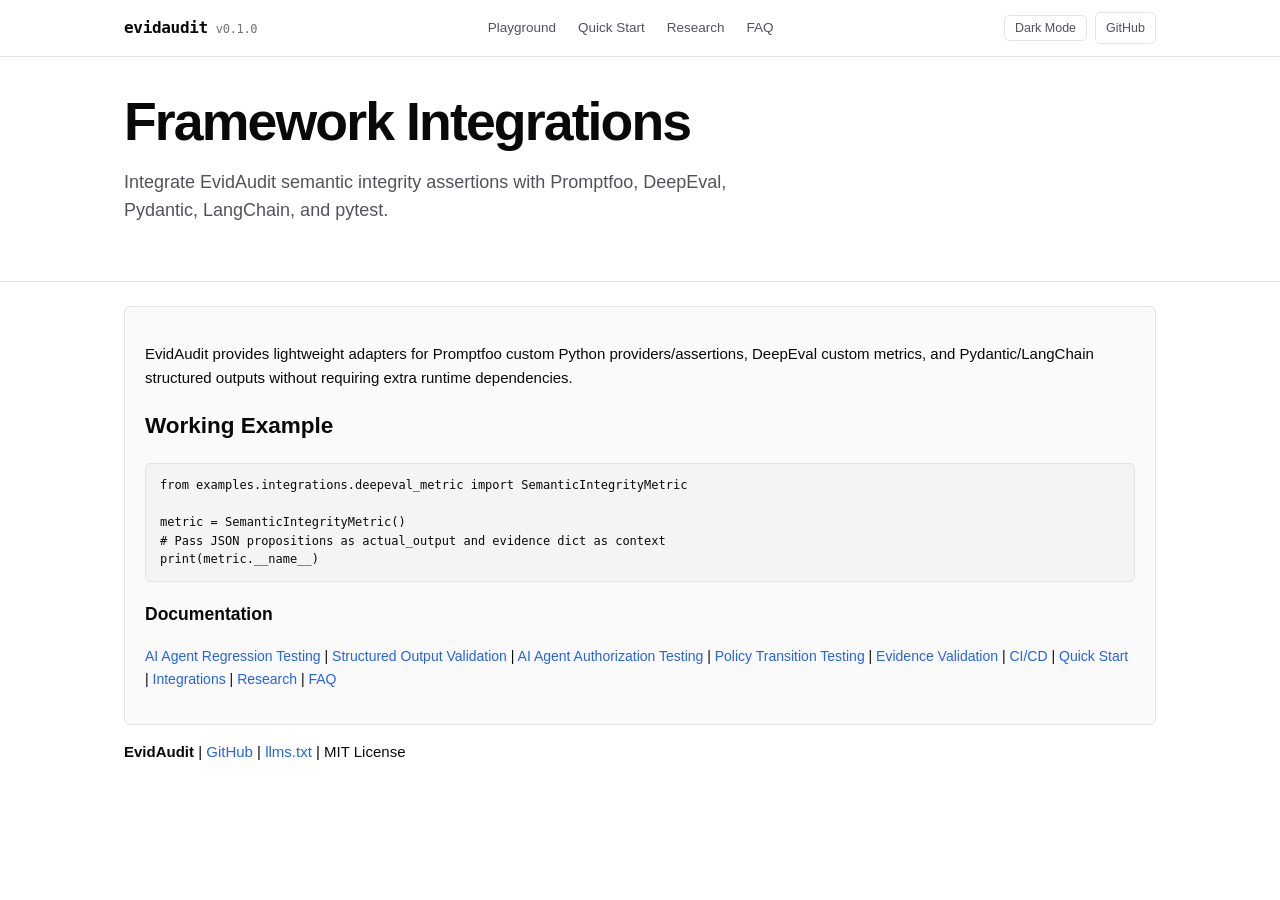
<file: playground/docs/framework-integrations.html>
<!DOCTYPE html>
<html lang="en">
<head>
  <meta charset="UTF-8" />
  <meta name="viewport" content="width=device-width, initial-scale=1.0" />
  <title>Framework Integrations (Promptfoo, DeepEval, Pydantic, Pytest) | EvidAudit</title>
  <meta name="description" content="Integrate EvidAudit semantic integrity assertions with Promptfoo, DeepEval, Pydantic, LangChain, and pytest." />
  <link rel="canonical" href="https://saitejamutchi.github.io/evidaudit/docs/framework-integrations.html" />
  <meta property="og:type" content="article" />
  <meta property="og:title" content="Framework Integrations (Promptfoo, DeepEval, Pydantic, Pytest) | EvidAudit" />
  <meta property="og:description" content="Integrate EvidAudit semantic integrity assertions with Promptfoo, DeepEval, Pydantic, LangChain, and pytest." />
  <meta property="og:url" content="https://saitejamutchi.github.io/evidaudit/docs/framework-integrations.html" />
  <meta name="twitter:card" content="summary" />
  <meta name="twitter:title" content="Framework Integrations (Promptfoo, DeepEval, Pydantic, Pytest) | EvidAudit" />
  <meta name="twitter:description" content="Integrate EvidAudit semantic integrity assertions with Promptfoo, DeepEval, Pydantic, LangChain, and pytest." />
  <script type="application/ld+json">{
  "@context": "https://schema.org",
  "@type": "SoftwareSourceCode",
  "name": "EvidAudit",
  "description": "Integrate EvidAudit semantic integrity assertions with Promptfoo, DeepEval, Pydantic, LangChain, and pytest.",
  "codeRepository": "https://github.com/SaiTejaMutchi/evidaudit",
  "programmingLanguage": "Python",
  "license": "https://opensource.org/licenses/MIT",
  "url": "https://saitejamutchi.github.io/evidaudit/docs/framework-integrations.html"
}</script>
  <script>
    (function () {
      const saved = localStorage.getItem("evidaudit-theme");
      const preferred = window.matchMedia && window.matchMedia("(prefers-color-scheme: light)").matches ? "light" : "dark";
      document.documentElement.setAttribute("data-theme", saved || preferred);
    })();
  </script>
  <link rel="stylesheet" href="../styles.css" />
</head>
<body>
  <nav class="site-nav" aria-label="Primary Navigation">
    <div class="container nav-inner">
      <a class="brand" href="https://saitejamutchi.github.io/evidaudit/">
        <span class="mono">evidaudit</span>
        <span class="brand-version mono">v0.1.0</span>
      </a>
      <div id="nav-links" class="nav-links">
        <a href="https://saitejamutchi.github.io/evidaudit/#playground">Playground</a>
        <a href="python-quick-start.html">Quick Start</a>
        <a href="research.html">Research</a>
        <a href="faq.html">FAQ</a>
      </div>
      <div class="nav-actions">
        <button id="theme-toggle" class="icon-btn" type="button" aria-label="Toggle light and dark theme">Light Mode</button>
        <a class="icon-btn" href="https://github.com/SaiTejaMutchi/evidaudit" target="_blank" rel="noopener">GitHub</a>
        <button id="mobile-menu-btn" class="icon-btn mobile-menu-btn" type="button" aria-expanded="false" aria-controls="nav-links">Menu</button>
      </div>
    </div>
  </nav>
  <header class="hero" style="padding: 36px 0 28px;">
    <div class="container">
      <h1>Framework Integrations</h1>
      <p class="subtitle">Integrate EvidAudit semantic integrity assertions with Promptfoo, DeepEval, Pydantic, LangChain, and pytest.</p>
    </div>
  </header>
  <main class="container" style="padding-top: 24px;">
    <div class="card">
      <p>EvidAudit provides lightweight adapters for Promptfoo custom Python providers/assertions, DeepEval custom metrics, and Pydantic/LangChain structured outputs without requiring extra runtime dependencies.</p>
      <h2>Working Example</h2>
      <pre class="code-box">from examples.integrations.deepeval_metric import SemanticIntegrityMetric

metric = SemanticIntegrityMetric()
# Pass JSON propositions as actual_output and evidence dict as context
print(metric.__name__)</pre>
      
      <h3>Documentation</h3>
      <p style="font-size:14px;"><a href="https://saitejamutchi.github.io/evidaudit/docs/ai-agent-regression-testing.html">AI Agent Regression Testing</a> | <a href="https://saitejamutchi.github.io/evidaudit/docs/structured-output-validation.html">Structured Output Validation</a> | <a href="https://saitejamutchi.github.io/evidaudit/docs/authorization-testing.html">AI Agent Authorization Testing</a> | <a href="https://saitejamutchi.github.io/evidaudit/docs/policy-transition-testing.html">Policy Transition Testing</a> | <a href="https://saitejamutchi.github.io/evidaudit/docs/evidence-validation.html">Evidence Validation</a> | <a href="https://saitejamutchi.github.io/evidaudit/docs/cicd-integration.html">CI/CD</a> | <a href="https://saitejamutchi.github.io/evidaudit/docs/python-quick-start.html">Quick Start</a> | <a href="https://saitejamutchi.github.io/evidaudit/docs/framework-integrations.html">Integrations</a> | <a href="https://saitejamutchi.github.io/evidaudit/docs/research.html">Research</a> | <a href="https://saitejamutchi.github.io/evidaudit/docs/faq.html">FAQ</a></p>
    </div>
  </main>
  <footer class="footer container">
    <p><strong>EvidAudit</strong> | <a href="https://github.com/SaiTejaMutchi/evidaudit">GitHub</a> | <a href="https://saitejamutchi.github.io/evidaudit/llms.txt">llms.txt</a> | MIT License</p>
  </footer>
  <script src="../app.js"></script>
</body>
</html>
</file>
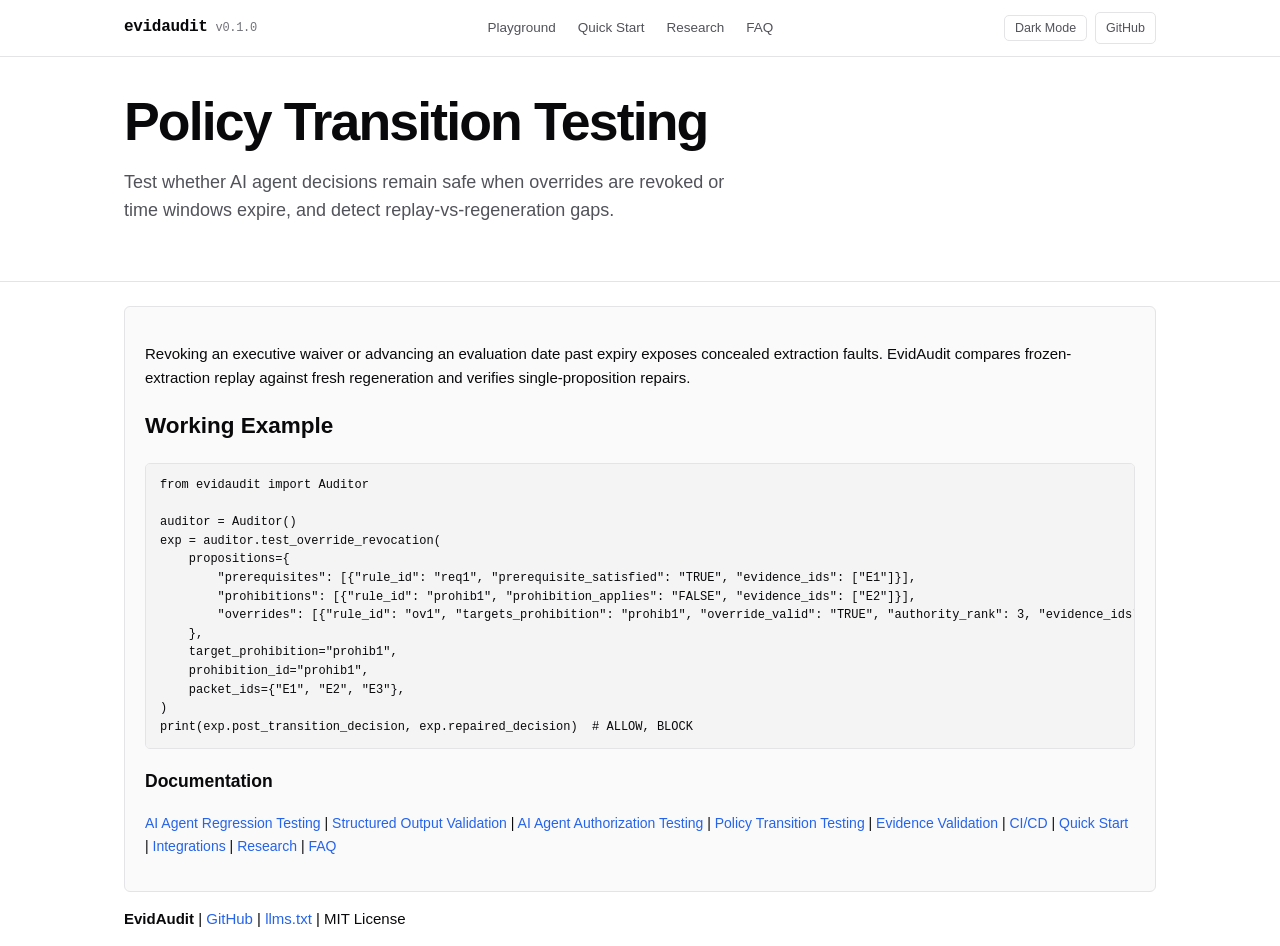
<file: playground/docs/policy-transition-testing.html>
<!DOCTYPE html>
<html lang="en">
<head>
  <meta charset="UTF-8" />
  <meta name="viewport" content="width=device-width, initial-scale=1.0" />
  <title>AI Policy Transition &amp; Counterfactual Testing | EvidAudit</title>
  <meta name="description" content="Test whether AI agent decisions remain safe when overrides are revoked or time windows expire, and detect replay-vs-regeneration gaps." />
  <link rel="canonical" href="https://saitejamutchi.github.io/evidaudit/docs/policy-transition-testing.html" />
  <meta property="og:type" content="article" />
  <meta property="og:title" content="AI Policy Transition &amp; Counterfactual Testing | EvidAudit" />
  <meta property="og:description" content="Test whether AI agent decisions remain safe when overrides are revoked or time windows expire, and detect replay-vs-regeneration gaps." />
  <meta property="og:url" content="https://saitejamutchi.github.io/evidaudit/docs/policy-transition-testing.html" />
  <meta name="twitter:card" content="summary" />
  <meta name="twitter:title" content="AI Policy Transition &amp; Counterfactual Testing | EvidAudit" />
  <meta name="twitter:description" content="Test whether AI agent decisions remain safe when overrides are revoked or time windows expire, and detect replay-vs-regeneration gaps." />
  <script type="application/ld+json">{
  "@context": "https://schema.org",
  "@type": "SoftwareSourceCode",
  "name": "EvidAudit",
  "description": "Test whether AI agent decisions remain safe when overrides are revoked or time windows expire, and detect replay-vs-regeneration gaps.",
  "codeRepository": "https://github.com/SaiTejaMutchi/evidaudit",
  "programmingLanguage": "Python",
  "license": "https://opensource.org/licenses/MIT",
  "url": "https://saitejamutchi.github.io/evidaudit/docs/policy-transition-testing.html"
}</script>
  <script>
    (function () {
      const saved = localStorage.getItem("evidaudit-theme");
      const preferred = window.matchMedia && window.matchMedia("(prefers-color-scheme: light)").matches ? "light" : "dark";
      document.documentElement.setAttribute("data-theme", saved || preferred);
    })();
  </script>
  <link rel="stylesheet" href="../styles.css" />
</head>
<body>
  <nav class="site-nav" aria-label="Primary Navigation">
    <div class="container nav-inner">
      <a class="brand" href="https://saitejamutchi.github.io/evidaudit/">
        <span class="mono">evidaudit</span>
        <span class="brand-version mono">v0.1.0</span>
      </a>
      <div id="nav-links" class="nav-links">
        <a href="https://saitejamutchi.github.io/evidaudit/#playground">Playground</a>
        <a href="python-quick-start.html">Quick Start</a>
        <a href="research.html">Research</a>
        <a href="faq.html">FAQ</a>
      </div>
      <div class="nav-actions">
        <button id="theme-toggle" class="icon-btn" type="button" aria-label="Toggle light and dark theme">Light Mode</button>
        <a class="icon-btn" href="https://github.com/SaiTejaMutchi/evidaudit" target="_blank" rel="noopener">GitHub</a>
        <button id="mobile-menu-btn" class="icon-btn mobile-menu-btn" type="button" aria-expanded="false" aria-controls="nav-links">Menu</button>
      </div>
    </div>
  </nav>
  <header class="hero" style="padding: 36px 0 28px;">
    <div class="container">
      <h1>Policy Transition Testing</h1>
      <p class="subtitle">Test whether AI agent decisions remain safe when overrides are revoked or time windows expire, and detect replay-vs-regeneration gaps.</p>
    </div>
  </header>
  <main class="container" style="padding-top: 24px;">
    <div class="card">
      <p>Revoking an executive waiver or advancing an evaluation date past expiry exposes concealed extraction faults. EvidAudit compares frozen-extraction replay against fresh regeneration and verifies single-proposition repairs.</p>
      <h2>Working Example</h2>
      <pre class="code-box">from evidaudit import Auditor

auditor = Auditor()
exp = auditor.test_override_revocation(
    propositions={
        &quot;prerequisites&quot;: [{&quot;rule_id&quot;: &quot;req1&quot;, &quot;prerequisite_satisfied&quot;: &quot;TRUE&quot;, &quot;evidence_ids&quot;: [&quot;E1&quot;]}],
        &quot;prohibitions&quot;: [{&quot;rule_id&quot;: &quot;prohib1&quot;, &quot;prohibition_applies&quot;: &quot;FALSE&quot;, &quot;evidence_ids&quot;: [&quot;E2&quot;]}],
        &quot;overrides&quot;: [{&quot;rule_id&quot;: &quot;ov1&quot;, &quot;targets_prohibition&quot;: &quot;prohib1&quot;, &quot;override_valid&quot;: &quot;TRUE&quot;, &quot;authority_rank&quot;: 3, &quot;evidence_ids&quot;: [&quot;E3&quot;]}],
    },
    target_prohibition=&quot;prohib1&quot;,
    prohibition_id=&quot;prohib1&quot;,
    packet_ids={&quot;E1&quot;, &quot;E2&quot;, &quot;E3&quot;},
)
print(exp.post_transition_decision, exp.repaired_decision)  # ALLOW, BLOCK</pre>
      
      <h3>Documentation</h3>
      <p style="font-size:14px;"><a href="https://saitejamutchi.github.io/evidaudit/docs/ai-agent-regression-testing.html">AI Agent Regression Testing</a> | <a href="https://saitejamutchi.github.io/evidaudit/docs/structured-output-validation.html">Structured Output Validation</a> | <a href="https://saitejamutchi.github.io/evidaudit/docs/authorization-testing.html">AI Agent Authorization Testing</a> | <a href="https://saitejamutchi.github.io/evidaudit/docs/policy-transition-testing.html">Policy Transition Testing</a> | <a href="https://saitejamutchi.github.io/evidaudit/docs/evidence-validation.html">Evidence Validation</a> | <a href="https://saitejamutchi.github.io/evidaudit/docs/cicd-integration.html">CI/CD</a> | <a href="https://saitejamutchi.github.io/evidaudit/docs/python-quick-start.html">Quick Start</a> | <a href="https://saitejamutchi.github.io/evidaudit/docs/framework-integrations.html">Integrations</a> | <a href="https://saitejamutchi.github.io/evidaudit/docs/research.html">Research</a> | <a href="https://saitejamutchi.github.io/evidaudit/docs/faq.html">FAQ</a></p>
    </div>
  </main>
  <footer class="footer container">
    <p><strong>EvidAudit</strong> | <a href="https://github.com/SaiTejaMutchi/evidaudit">GitHub</a> | <a href="https://saitejamutchi.github.io/evidaudit/llms.txt">llms.txt</a> | MIT License</p>
  </footer>
  <script src="../app.js"></script>
</body>
</html>
</file>
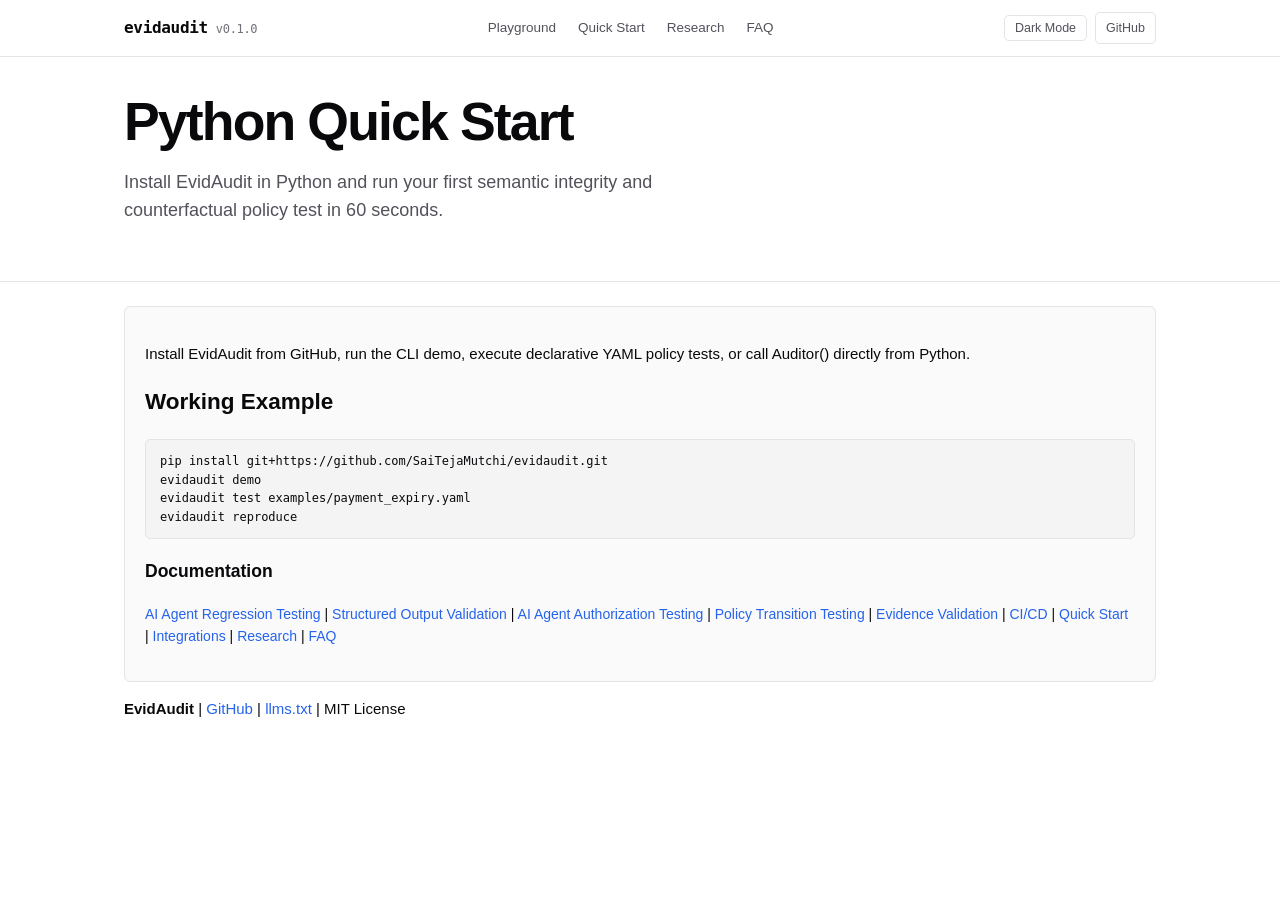
<file: playground/docs/python-quick-start.html>
<!DOCTYPE html>
<html lang="en">
<head>
  <meta charset="UTF-8" />
  <meta name="viewport" content="width=device-width, initial-scale=1.0" />
  <title>Python Quick Start | EvidAudit</title>
  <meta name="description" content="Install EvidAudit in Python and run your first semantic integrity and counterfactual policy test in 60 seconds." />
  <link rel="canonical" href="https://saitejamutchi.github.io/evidaudit/docs/python-quick-start.html" />
  <meta property="og:type" content="article" />
  <meta property="og:title" content="Python Quick Start | EvidAudit" />
  <meta property="og:description" content="Install EvidAudit in Python and run your first semantic integrity and counterfactual policy test in 60 seconds." />
  <meta property="og:url" content="https://saitejamutchi.github.io/evidaudit/docs/python-quick-start.html" />
  <meta name="twitter:card" content="summary" />
  <meta name="twitter:title" content="Python Quick Start | EvidAudit" />
  <meta name="twitter:description" content="Install EvidAudit in Python and run your first semantic integrity and counterfactual policy test in 60 seconds." />
  <script type="application/ld+json">{
  "@context": "https://schema.org",
  "@type": "SoftwareSourceCode",
  "name": "EvidAudit",
  "description": "Install EvidAudit in Python and run your first semantic integrity and counterfactual policy test in 60 seconds.",
  "codeRepository": "https://github.com/SaiTejaMutchi/evidaudit",
  "programmingLanguage": "Python",
  "license": "https://opensource.org/licenses/MIT",
  "url": "https://saitejamutchi.github.io/evidaudit/docs/python-quick-start.html"
}</script>
  <script>
    (function () {
      const saved = localStorage.getItem("evidaudit-theme");
      const preferred = window.matchMedia && window.matchMedia("(prefers-color-scheme: light)").matches ? "light" : "dark";
      document.documentElement.setAttribute("data-theme", saved || preferred);
    })();
  </script>
  <link rel="stylesheet" href="../styles.css" />
</head>
<body>
  <nav class="site-nav" aria-label="Primary Navigation">
    <div class="container nav-inner">
      <a class="brand" href="https://saitejamutchi.github.io/evidaudit/">
        <span class="mono">evidaudit</span>
        <span class="brand-version mono">v0.1.0</span>
      </a>
      <div id="nav-links" class="nav-links">
        <a href="https://saitejamutchi.github.io/evidaudit/#playground">Playground</a>
        <a href="python-quick-start.html">Quick Start</a>
        <a href="research.html">Research</a>
        <a href="faq.html">FAQ</a>
      </div>
      <div class="nav-actions">
        <button id="theme-toggle" class="icon-btn" type="button" aria-label="Toggle light and dark theme">Light Mode</button>
        <a class="icon-btn" href="https://github.com/SaiTejaMutchi/evidaudit" target="_blank" rel="noopener">GitHub</a>
        <button id="mobile-menu-btn" class="icon-btn mobile-menu-btn" type="button" aria-expanded="false" aria-controls="nav-links">Menu</button>
      </div>
    </div>
  </nav>
  <header class="hero" style="padding: 36px 0 28px;">
    <div class="container">
      <h1>Python Quick Start</h1>
      <p class="subtitle">Install EvidAudit in Python and run your first semantic integrity and counterfactual policy test in 60 seconds.</p>
    </div>
  </header>
  <main class="container" style="padding-top: 24px;">
    <div class="card">
      <p>Install EvidAudit from GitHub, run the CLI demo, execute declarative YAML policy tests, or call Auditor() directly from Python.</p>
      <h2>Working Example</h2>
      <pre class="code-box">pip install git+https://github.com/SaiTejaMutchi/evidaudit.git
evidaudit demo
evidaudit test examples/payment_expiry.yaml
evidaudit reproduce</pre>
      
      <h3>Documentation</h3>
      <p style="font-size:14px;"><a href="https://saitejamutchi.github.io/evidaudit/docs/ai-agent-regression-testing.html">AI Agent Regression Testing</a> | <a href="https://saitejamutchi.github.io/evidaudit/docs/structured-output-validation.html">Structured Output Validation</a> | <a href="https://saitejamutchi.github.io/evidaudit/docs/authorization-testing.html">AI Agent Authorization Testing</a> | <a href="https://saitejamutchi.github.io/evidaudit/docs/policy-transition-testing.html">Policy Transition Testing</a> | <a href="https://saitejamutchi.github.io/evidaudit/docs/evidence-validation.html">Evidence Validation</a> | <a href="https://saitejamutchi.github.io/evidaudit/docs/cicd-integration.html">CI/CD</a> | <a href="https://saitejamutchi.github.io/evidaudit/docs/python-quick-start.html">Quick Start</a> | <a href="https://saitejamutchi.github.io/evidaudit/docs/framework-integrations.html">Integrations</a> | <a href="https://saitejamutchi.github.io/evidaudit/docs/research.html">Research</a> | <a href="https://saitejamutchi.github.io/evidaudit/docs/faq.html">FAQ</a></p>
    </div>
  </main>
  <footer class="footer container">
    <p><strong>EvidAudit</strong> | <a href="https://github.com/SaiTejaMutchi/evidaudit">GitHub</a> | <a href="https://saitejamutchi.github.io/evidaudit/llms.txt">llms.txt</a> | MIT License</p>
  </footer>
  <script src="../app.js"></script>
</body>
</html>
</file>
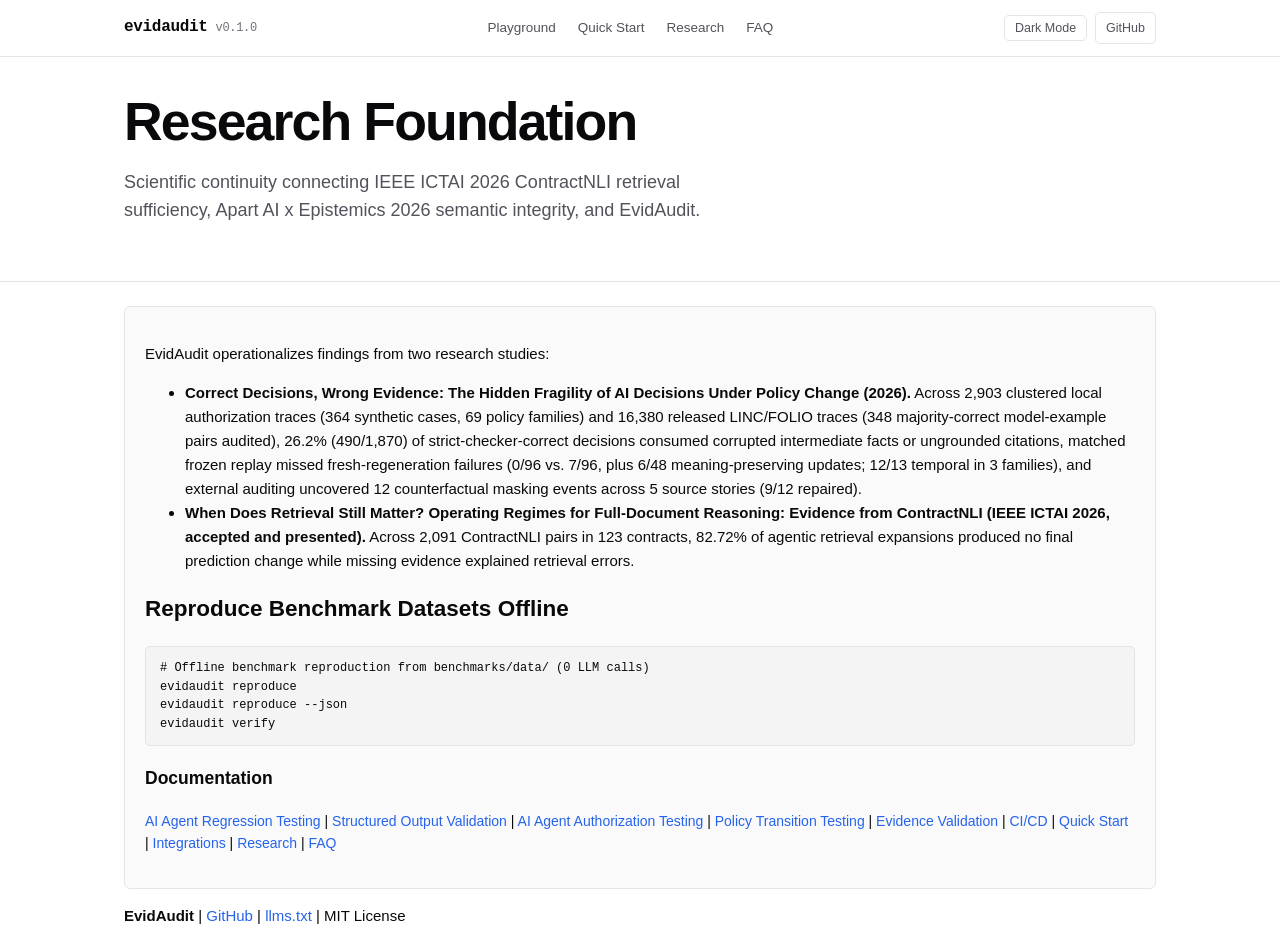
<file: playground/docs/research.html>
<!DOCTYPE html>
<html lang="en">
<head>
  <meta charset="UTF-8" />
  <meta name="viewport" content="width=device-width, initial-scale=1.0" />
  <title>Research Foundation (IEEE ICTAI 2026 &amp; Apart AI x Epistemics 2026) | EvidAudit</title>
  <meta name="description" content="Scientific continuity connecting IEEE ICTAI 2026 ContractNLI retrieval sufficiency, Apart AI x Epistemics 2026 semantic integrity, and EvidAudit." />
  <link rel="canonical" href="https://saitejamutchi.github.io/evidaudit/docs/research.html" />
  <meta property="og:type" content="article" />
  <meta property="og:title" content="Research Foundation (IEEE ICTAI 2026 &amp; Apart AI x Epistemics 2026) | EvidAudit" />
  <meta property="og:description" content="Scientific continuity connecting IEEE ICTAI 2026 ContractNLI retrieval sufficiency, Apart AI x Epistemics 2026 semantic integrity, and EvidAudit." />
  <meta property="og:url" content="https://saitejamutchi.github.io/evidaudit/docs/research.html" />
  <meta name="twitter:card" content="summary" />
  <meta name="twitter:title" content="Research Foundation (IEEE ICTAI 2026 &amp; Apart AI x Epistemics 2026) | EvidAudit" />
  <meta name="twitter:description" content="Scientific continuity connecting IEEE ICTAI 2026 ContractNLI retrieval sufficiency, Apart AI x Epistemics 2026 semantic integrity, and EvidAudit." />
  <script type="application/ld+json">{
  "@context": "https://schema.org",
  "@type": "SoftwareSourceCode",
  "name": "EvidAudit",
  "description": "Scientific continuity connecting IEEE ICTAI 2026 ContractNLI retrieval sufficiency, Apart AI x Epistemics 2026 semantic integrity, and EvidAudit.",
  "codeRepository": "https://github.com/SaiTejaMutchi/evidaudit",
  "programmingLanguage": "Python",
  "license": "https://opensource.org/licenses/MIT",
  "url": "https://saitejamutchi.github.io/evidaudit/docs/research.html"
}</script>
  <script>
    (function () {
      const saved = localStorage.getItem("evidaudit-theme");
      const preferred = window.matchMedia && window.matchMedia("(prefers-color-scheme: light)").matches ? "light" : "dark";
      document.documentElement.setAttribute("data-theme", saved || preferred);
    })();
  </script>
  <link rel="stylesheet" href="../styles.css" />
</head>
<body>
  <nav class="site-nav" aria-label="Primary Navigation">
    <div class="container nav-inner">
      <a class="brand" href="https://saitejamutchi.github.io/evidaudit/">
        <span class="mono">evidaudit</span>
        <span class="brand-version mono">v0.1.0</span>
      </a>
      <div id="nav-links" class="nav-links">
        <a href="https://saitejamutchi.github.io/evidaudit/#playground">Playground</a>
        <a href="python-quick-start.html">Quick Start</a>
        <a href="research.html">Research</a>
        <a href="faq.html">FAQ</a>
      </div>
      <div class="nav-actions">
        <button id="theme-toggle" class="icon-btn" type="button" aria-label="Toggle light and dark theme">Light Mode</button>
        <a class="icon-btn" href="https://github.com/SaiTejaMutchi/evidaudit" target="_blank" rel="noopener">GitHub</a>
        <button id="mobile-menu-btn" class="icon-btn mobile-menu-btn" type="button" aria-expanded="false" aria-controls="nav-links">Menu</button>
      </div>
    </div>
  </nav>
  <header class="hero" style="padding: 36px 0 28px;">
    <div class="container">
      <h1>Research Foundation</h1>
      <p class="subtitle">Scientific continuity connecting IEEE ICTAI 2026 ContractNLI retrieval sufficiency, Apart AI x Epistemics 2026 semantic integrity, and EvidAudit.</p>
    </div>
  </header>
  <main class="container" style="padding-top: 24px;">
    <div class="card">
      <p>EvidAudit operationalizes findings from two research studies:</p>
      <ul>
        <li><strong>Correct Decisions, Wrong Evidence: The Hidden Fragility of AI Decisions Under Policy Change (2026).</strong> Across 2,903 clustered local authorization traces (364 synthetic cases, 69 policy families) and 16,380 released LINC/FOLIO traces (348 majority-correct model-example pairs audited), 26.2% (490/1,870) of strict-checker-correct decisions consumed corrupted intermediate facts or ungrounded citations, matched frozen replay missed fresh-regeneration failures (0/96 vs. 7/96, plus 6/48 meaning-preserving updates; 12/13 temporal in 3 families), and external auditing uncovered 12 counterfactual masking events across 5 source stories (9/12 repaired).</li>
        <li><strong>When Does Retrieval Still Matter? Operating Regimes for Full-Document Reasoning: Evidence from ContractNLI (IEEE ICTAI 2026, accepted and presented).</strong> Across 2,091 ContractNLI pairs in 123 contracts, 82.72% of agentic retrieval expansions produced no final prediction change while missing evidence explained retrieval errors.</li>
      </ul>
      <h2>Reproduce Benchmark Datasets Offline</h2>
      <pre class="code-box"># Offline benchmark reproduction from benchmarks/data/ (0 LLM calls)
evidaudit reproduce
evidaudit reproduce --json
evidaudit verify</pre>
      
      <h3>Documentation</h3>
      <p style="font-size:14px;"><a href="https://saitejamutchi.github.io/evidaudit/docs/ai-agent-regression-testing.html">AI Agent Regression Testing</a> | <a href="https://saitejamutchi.github.io/evidaudit/docs/structured-output-validation.html">Structured Output Validation</a> | <a href="https://saitejamutchi.github.io/evidaudit/docs/authorization-testing.html">AI Agent Authorization Testing</a> | <a href="https://saitejamutchi.github.io/evidaudit/docs/policy-transition-testing.html">Policy Transition Testing</a> | <a href="https://saitejamutchi.github.io/evidaudit/docs/evidence-validation.html">Evidence Validation</a> | <a href="https://saitejamutchi.github.io/evidaudit/docs/cicd-integration.html">CI/CD</a> | <a href="https://saitejamutchi.github.io/evidaudit/docs/python-quick-start.html">Quick Start</a> | <a href="https://saitejamutchi.github.io/evidaudit/docs/framework-integrations.html">Integrations</a> | <a href="https://saitejamutchi.github.io/evidaudit/docs/research.html">Research</a> | <a href="https://saitejamutchi.github.io/evidaudit/docs/faq.html">FAQ</a></p>
    </div>
  </main>
  <footer class="footer container">
    <p><strong>EvidAudit</strong> | <a href="https://github.com/SaiTejaMutchi/evidaudit">GitHub</a> | <a href="https://saitejamutchi.github.io/evidaudit/llms.txt">llms.txt</a> | MIT License</p>
  </footer>
  <script src="../app.js"></script>
</body>
</html>
</file>
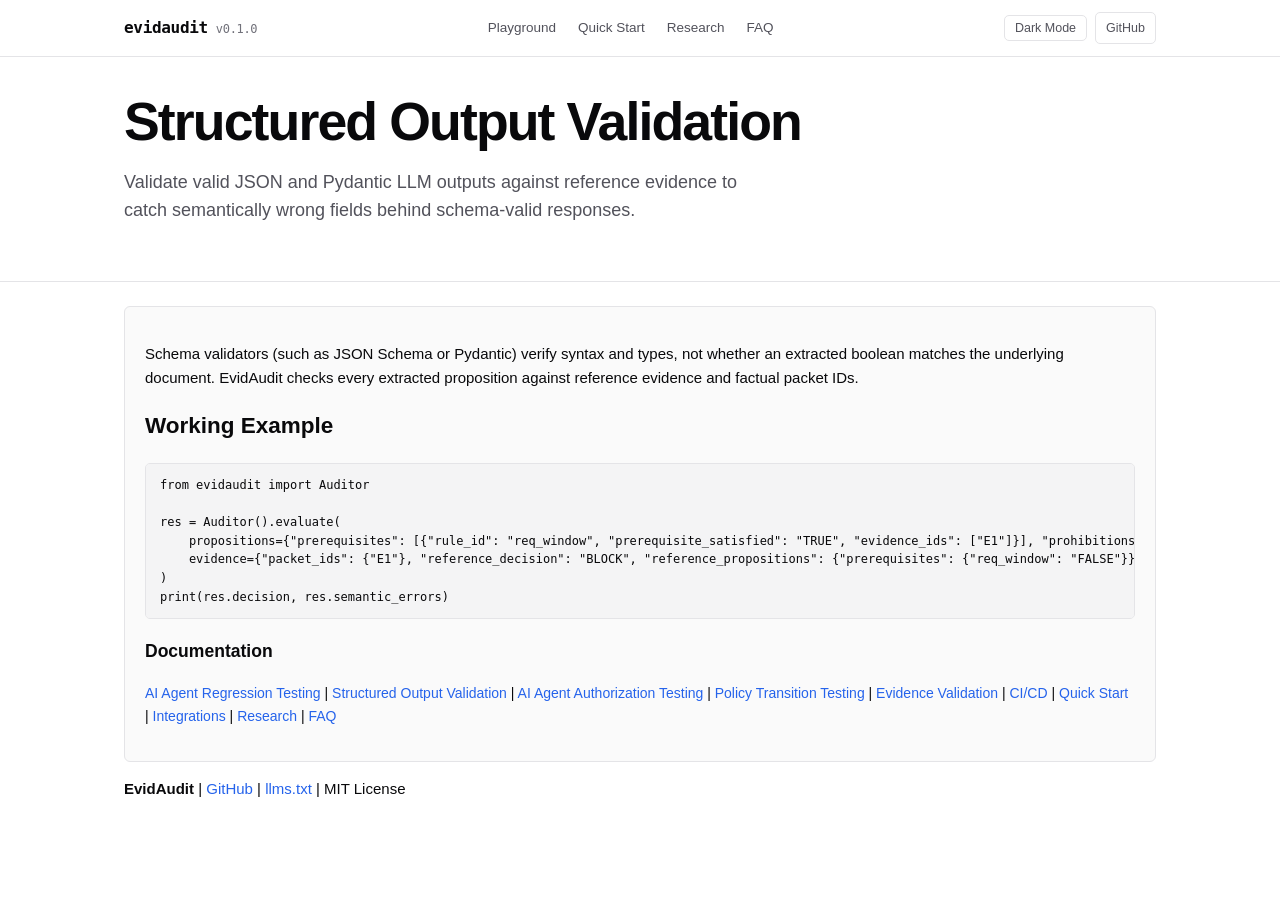
<file: playground/docs/structured-output-validation.html>
<!DOCTYPE html>
<html lang="en">
<head>
  <meta charset="UTF-8" />
  <meta name="viewport" content="width=device-width, initial-scale=1.0" />
  <title>Structured Output Validation for LLMs in Python | EvidAudit</title>
  <meta name="description" content="Validate valid JSON and Pydantic LLM outputs against reference evidence to catch semantically wrong fields behind schema-valid responses." />
  <link rel="canonical" href="https://saitejamutchi.github.io/evidaudit/docs/structured-output-validation.html" />
  <meta property="og:type" content="article" />
  <meta property="og:title" content="Structured Output Validation for LLMs in Python | EvidAudit" />
  <meta property="og:description" content="Validate valid JSON and Pydantic LLM outputs against reference evidence to catch semantically wrong fields behind schema-valid responses." />
  <meta property="og:url" content="https://saitejamutchi.github.io/evidaudit/docs/structured-output-validation.html" />
  <meta name="twitter:card" content="summary" />
  <meta name="twitter:title" content="Structured Output Validation for LLMs in Python | EvidAudit" />
  <meta name="twitter:description" content="Validate valid JSON and Pydantic LLM outputs against reference evidence to catch semantically wrong fields behind schema-valid responses." />
  <script type="application/ld+json">{
  "@context": "https://schema.org",
  "@type": "SoftwareSourceCode",
  "name": "EvidAudit",
  "description": "Validate valid JSON and Pydantic LLM outputs against reference evidence to catch semantically wrong fields behind schema-valid responses.",
  "codeRepository": "https://github.com/SaiTejaMutchi/evidaudit",
  "programmingLanguage": "Python",
  "license": "https://opensource.org/licenses/MIT",
  "url": "https://saitejamutchi.github.io/evidaudit/docs/structured-output-validation.html"
}</script>
  <script>
    (function () {
      const saved = localStorage.getItem("evidaudit-theme");
      const preferred = window.matchMedia && window.matchMedia("(prefers-color-scheme: light)").matches ? "light" : "dark";
      document.documentElement.setAttribute("data-theme", saved || preferred);
    })();
  </script>
  <link rel="stylesheet" href="../styles.css" />
</head>
<body>
  <nav class="site-nav" aria-label="Primary Navigation">
    <div class="container nav-inner">
      <a class="brand" href="https://saitejamutchi.github.io/evidaudit/">
        <span class="mono">evidaudit</span>
        <span class="brand-version mono">v0.1.0</span>
      </a>
      <div id="nav-links" class="nav-links">
        <a href="https://saitejamutchi.github.io/evidaudit/#playground">Playground</a>
        <a href="python-quick-start.html">Quick Start</a>
        <a href="research.html">Research</a>
        <a href="faq.html">FAQ</a>
      </div>
      <div class="nav-actions">
        <button id="theme-toggle" class="icon-btn" type="button" aria-label="Toggle light and dark theme">Light Mode</button>
        <a class="icon-btn" href="https://github.com/SaiTejaMutchi/evidaudit" target="_blank" rel="noopener">GitHub</a>
        <button id="mobile-menu-btn" class="icon-btn mobile-menu-btn" type="button" aria-expanded="false" aria-controls="nav-links">Menu</button>
      </div>
    </div>
  </nav>
  <header class="hero" style="padding: 36px 0 28px;">
    <div class="container">
      <h1>Structured Output Validation</h1>
      <p class="subtitle">Validate valid JSON and Pydantic LLM outputs against reference evidence to catch semantically wrong fields behind schema-valid responses.</p>
    </div>
  </header>
  <main class="container" style="padding-top: 24px;">
    <div class="card">
      <p>Schema validators (such as JSON Schema or Pydantic) verify syntax and types, not whether an extracted boolean matches the underlying document. EvidAudit checks every extracted proposition against reference evidence and factual packet IDs.</p>
      <h2>Working Example</h2>
      <pre class="code-box">from evidaudit import Auditor

res = Auditor().evaluate(
    propositions={&quot;prerequisites&quot;: [{&quot;rule_id&quot;: &quot;req_window&quot;, &quot;prerequisite_satisfied&quot;: &quot;TRUE&quot;, &quot;evidence_ids&quot;: [&quot;E1&quot;]}], &quot;prohibitions&quot;: [], &quot;overrides&quot;: []},
    evidence={&quot;packet_ids&quot;: {&quot;E1&quot;}, &quot;reference_decision&quot;: &quot;BLOCK&quot;, &quot;reference_propositions&quot;: {&quot;prerequisites&quot;: {&quot;req_window&quot;: &quot;FALSE&quot;}}},
)
print(res.decision, res.semantic_errors)</pre>
      
      <h3>Documentation</h3>
      <p style="font-size:14px;"><a href="https://saitejamutchi.github.io/evidaudit/docs/ai-agent-regression-testing.html">AI Agent Regression Testing</a> | <a href="https://saitejamutchi.github.io/evidaudit/docs/structured-output-validation.html">Structured Output Validation</a> | <a href="https://saitejamutchi.github.io/evidaudit/docs/authorization-testing.html">AI Agent Authorization Testing</a> | <a href="https://saitejamutchi.github.io/evidaudit/docs/policy-transition-testing.html">Policy Transition Testing</a> | <a href="https://saitejamutchi.github.io/evidaudit/docs/evidence-validation.html">Evidence Validation</a> | <a href="https://saitejamutchi.github.io/evidaudit/docs/cicd-integration.html">CI/CD</a> | <a href="https://saitejamutchi.github.io/evidaudit/docs/python-quick-start.html">Quick Start</a> | <a href="https://saitejamutchi.github.io/evidaudit/docs/framework-integrations.html">Integrations</a> | <a href="https://saitejamutchi.github.io/evidaudit/docs/research.html">Research</a> | <a href="https://saitejamutchi.github.io/evidaudit/docs/faq.html">FAQ</a></p>
    </div>
  </main>
  <footer class="footer container">
    <p><strong>EvidAudit</strong> | <a href="https://github.com/SaiTejaMutchi/evidaudit">GitHub</a> | <a href="https://saitejamutchi.github.io/evidaudit/llms.txt">llms.txt</a> | MIT License</p>
  </footer>
  <script src="../app.js"></script>
</body>
</html>
</file>
<file: playground/styles.css>
:root,
[data-theme="dark"] {
  --bg: #0a0a0c;
  --surface: #111114;
  --surface-subtle: #16161a;
  --border: #232329;
  --border-strong: #383842;
  --text: #f4f4f5;
  --text-secondary: #a1a1aa;
  --muted: #71717a;
  --accent: #3b82f6;
  --accent-hover: #2563eb;
  --accent-soft: rgba(59, 130, 246, 0.1);
  --allow: #22c55e;
  --allow-bg: rgba(34, 197, 94, 0.09);
  --allow-border: rgba(34, 197, 94, 0.35);
  --block: #60a5fa;
  --block-bg: rgba(59, 130, 246, 0.1);
  --block-border: rgba(59, 130, 246, 0.35);
  --danger: #f87171;
  --danger-bg: rgba(239, 68, 68, 0.09);
  --danger-border: rgba(239, 68, 68, 0.35);
  --warn: #fbbf24;
  --warn-bg: rgba(245, 158, 11, 0.09);
  --warn-border: rgba(245, 158, 11, 0.35);
  --code-bg: #0e0e11;
}

[data-theme="light"] {
  --bg: #ffffff;
  --surface: #fafafa;
  --surface-subtle: #f4f4f5;
  --border: #e4e4e7;
  --border-strong: #d4d4d8;
  --text: #09090b;
  --text-secondary: #52525b;
  --muted: #71717a;
  --accent: #2563eb;
  --accent-hover: #1d4ed8;
  --accent-soft: rgba(37, 99, 235, 0.07);
  --allow: #15803d;
  --allow-bg: rgba(22, 163, 74, 0.08);
  --allow-border: rgba(22, 163, 74, 0.3);
  --block: #1d4ed8;
  --block-bg: rgba(37, 99, 235, 0.08);
  --block-border: rgba(37, 99, 235, 0.3);
  --danger: #dc2626;
  --danger-bg: rgba(220, 38, 38, 0.07);
  --danger-border: rgba(220, 38, 38, 0.3);
  --warn: #b45309;
  --warn-bg: rgba(217, 119, 6, 0.08);
  --warn-border: rgba(217, 119, 6, 0.3);
  --code-bg: #f4f4f5;
}

*,
*::before,
*::after {
  box-sizing: border-box;
}

html {
  scroll-behavior: smooth;
  overflow-x: clip;
  max-width: 100%;
}

body {
  margin: 0;
  overflow-x: clip;
  max-width: 100%;
  font-family: -apple-system, BlinkMacSystemFont, "Inter", "Segoe UI", Roboto, sans-serif;
  background: var(--bg);
  color: var(--text);
  line-height: 1.6;
  font-size: 15px;
  -webkit-font-smoothing: antialiased;
}

code,
pre,
.mono {
  font-family: ui-monospace, SFMono-Regular, "JetBrains Mono", Menlo, Monaco, Consolas, monospace;
}

a {
  color: var(--accent);
  text-decoration: none;
}

a:hover {
  text-decoration: underline;
}

a:focus-visible,
button:focus-visible,
select:focus-visible,
summary:focus-visible {
  outline: 2px solid var(--accent);
  outline-offset: 2px;
}

.container {
  width: 100%;
  max-width: 1080px;
  margin: 0 auto;
  padding: 0 24px;
}

/* Navigation */
.site-nav {
  position: sticky;
  top: 0;
  z-index: 40;
  background: var(--bg);
  border-bottom: 1px solid var(--border);
}

.nav-inner {
  display: flex;
  align-items: center;
  justify-content: space-between;
  height: 56px;
  gap: 16px;
}

.brand {
  display: inline-flex;
  align-items: baseline;
  gap: 8px;
  color: var(--text);
  font-weight: 700;
  font-size: 1rem;
  letter-spacing: -0.02em;
  flex-shrink: 0;
}

.brand:hover {
  text-decoration: none;
}

.brand-version {
  font-size: 12px;
  font-weight: 500;
  color: var(--muted);
}

.nav-links {
  display: flex;
  align-items: center;
  gap: 22px;
}

.nav-links a {
  color: var(--text-secondary);
  font-size: 13.5px;
  font-weight: 500;
  white-space: nowrap;
}

.nav-links a:hover {
  color: var(--text);
  text-decoration: none;
}

.nav-actions {
  display: flex;
  align-items: center;
  gap: 8px;
  flex-shrink: 0;
}

.icon-btn {
  background: transparent;
  color: var(--text-secondary);
  border: 1px solid var(--border);
  border-radius: 5px;
  padding: 5px 10px;
  font-size: 12.5px;
  font-weight: 500;
  cursor: pointer;
  white-space: nowrap;
}

.icon-btn:hover {
  color: var(--text);
  border-color: var(--border-strong);
  background: var(--surface);
}

.mobile-menu-btn {
  display: none;
}

/* Hero */
.hero {
  padding: 72px 0 56px;
  border-bottom: 1px solid var(--border);
}

.hero-kicker {
  font-size: 13px;
  font-weight: 500;
  color: var(--muted);
  margin: 0 0 14px;
}

.hero h1 {
  margin: 0 0 18px;
  font-size: clamp(2.1rem, 4.5vw, 3.35rem);
  font-weight: 700;
  line-height: 1.08;
  letter-spacing: -0.035em;
  max-width: 780px;
}

.hero .subtitle {
  margin: 0 0 28px;
  font-size: 1.125rem;
  color: var(--text-secondary);
  max-width: 620px;
  line-height: 1.55;
}

.hero-actions {
  display: flex;
  flex-wrap: wrap;
  align-items: center;
  gap: 10px;
  margin-bottom: 24px;
}

.btn-primary {
  display: inline-flex;
  align-items: center;
  justify-content: center;
  background: var(--text);
  color: var(--bg);
  border: 1px solid var(--text);
  padding: 9px 16px;
  border-radius: 6px;
  font-size: 13.5px;
  font-weight: 600;
  cursor: pointer;
}

.btn-primary:hover {
  opacity: 0.9;
  text-decoration: none;
}

.btn-outline {
  display: inline-flex;
  align-items: center;
  justify-content: center;
  background: transparent;
  color: var(--text);
  border: 1px solid var(--border);
  padding: 9px 16px;
  border-radius: 6px;
  font-size: 13.5px;
  font-weight: 600;
  cursor: pointer;
}

.btn-outline:hover {
  border-color: var(--border-strong);
  background: var(--surface);
  text-decoration: none;
}

.install-bar {
  display: flex;
  align-items: center;
  justify-content: space-between;
  gap: 12px;
  background: var(--code-bg);
  border: 1px solid var(--border);
  border-radius: 6px;
  padding: 8px 10px 8px 14px;
  max-width: 560px;
  width: 100%;
}

.install-bar code {
  font-size: 12.5px;
  color: var(--text);
  overflow-x: auto;
  white-space: nowrap;
  min-width: 0;
  flex: 1;
}

.copy-btn {
  background: var(--surface);
  color: var(--text-secondary);
  border: 1px solid var(--border);
  border-radius: 4px;
  padding: 4px 9px;
  font-size: 12px;
  font-weight: 500;
  cursor: pointer;
  flex-shrink: 0;
}

.copy-btn:hover {
  color: var(--text);
  border-color: var(--border-strong);
}

/* Sections */
.section {
  padding: 64px 0;
  border-bottom: 1px solid var(--border);
}

.section-header {
  margin-bottom: 32px;
}

.section-header h2 {
  margin: 0 0 8px;
  font-size: 1.5rem;
  font-weight: 650;
  letter-spacing: -0.025em;
}

.section-header p {
  margin: 0;
  color: var(--text-secondary);
  max-width: 660px;
}

/* Editorial Trace Table (replaces 5-card clutter) */
.trace-list {
  border: 1px solid var(--border);
  border-radius: 6px;
  overflow: hidden;
  background: var(--surface);
}

.trace-row {
  display: grid;
  grid-template-columns: 160px 220px 1fr;
  gap: 16px;
  padding: 14px 18px;
  border-bottom: 1px solid var(--border);
  align-items: baseline;
  border-left: 3px solid transparent;
}

.trace-row:last-child {
  border-bottom: none;
}

.trace-row.is-warn {
  border-left-color: var(--warn);
}

.trace-row.is-danger {
  border-left-color: var(--danger);
}

.trace-row.is-ok {
  border-left-color: var(--allow);
}

.trace-stage {
  font-size: 12px;
  font-weight: 600;
  color: var(--muted);
  text-transform: uppercase;
  letter-spacing: 0.04em;
}

.trace-fact {
  font-size: 13.5px;
  font-weight: 600;
  color: var(--text);
}

.trace-note {
  font-size: 13.5px;
  color: var(--text-secondary);
}

/* Playground Workbench */
.tabs {
  display: inline-flex;
  border: 1px solid var(--border);
  border-radius: 6px;
  padding: 3px;
  background: var(--surface);
  margin-bottom: 20px;
  max-width: 100%;
  overflow-x: auto;
}

.tab {
  background: transparent;
  color: var(--text-secondary);
  border: none;
  padding: 7px 13px;
  border-radius: 4px;
  cursor: pointer;
  font-size: 13px;
  font-weight: 500;
  white-space: nowrap;
}

.tab.active {
  color: var(--text);
  background: var(--bg);
  box-shadow: 0 1px 2px rgba(0, 0, 0, 0.18);
}

.panel {
  display: none;
}

.panel.active {
  display: block;
}

.preset-row {
  display: flex;
  flex-wrap: wrap;
  gap: 6px;
  margin-bottom: 18px;
  align-items: center;
}

.preset-label {
  font-size: 12px;
  font-weight: 600;
  color: var(--muted);
  margin-right: 4px;
}

.preset-btn {
  background: transparent;
  color: var(--text-secondary);
  border: 1px solid var(--border);
  border-radius: 5px;
  padding: 5px 11px;
  font-size: 12.5px;
  font-weight: 500;
  cursor: pointer;
}

.preset-btn:hover {
  color: var(--text);
  border-color: var(--border-strong);
}

.preset-btn.active {
  color: var(--text);
  border-color: var(--text);
  background: var(--surface);
}

.workbench {
  display: grid;
  grid-template-columns: minmax(0, 1fr) minmax(0, 1.15fr);
  border: 1px solid var(--border);
  border-radius: 6px;
  overflow: hidden;
  background: var(--surface);
}

.pane {
  padding: 22px;
  min-width: 0;
}

.pane + .pane {
  border-left: 1px solid var(--border);
}

.pane-title {
  margin: 0 0 14px;
  font-size: 13px;
  font-weight: 600;
  text-transform: uppercase;
  letter-spacing: 0.04em;
  color: var(--muted);
}

.evidence-box {
  background: var(--code-bg);
  border: 1px solid var(--border);
  border-radius: 5px;
  padding: 12px 14px;
  margin-bottom: 16px;
  font-size: 13px;
}

.evidence-box ul {
  margin: 6px 0 0;
  padding-left: 18px;
  color: var(--text-secondary);
}

.step-buttons {
  display: flex;
  flex-direction: column;
  gap: 6px;
  margin-bottom: 16px;
}

.btn {
  padding: 8px 11px;
  border-radius: 5px;
  border: 1px solid var(--border);
  background: var(--bg);
  color: var(--text);
  font-weight: 500;
  cursor: pointer;
  text-align: left;
  font-size: 13px;
}

.btn:hover {
  border-color: var(--border-strong);
}

.btn.danger {
  background: var(--danger-bg);
  border-color: var(--danger-border);
  color: var(--danger);
}

.btn.success {
  background: var(--allow-bg);
  border-color: var(--allow-border);
  color: var(--allow);
}

.control-group {
  margin-bottom: 12px;
}

.control-group label {
  display: block;
  font-size: 12.5px;
  font-weight: 500;
  margin-bottom: 4px;
  color: var(--text-secondary);
}

.control-group select {
  width: 100%;
  padding: 7px 10px;
  border-radius: 5px;
  border: 1px solid var(--border);
  background: var(--code-bg);
  color: var(--text);
  font-size: 13px;
}

.status-grid {
  display: grid;
  grid-template-columns: repeat(3, minmax(0, 1fr));
  gap: 10px;
  margin-bottom: 14px;
}

.metric-box {
  background: var(--code-bg);
  border: 1px solid var(--border);
  border-radius: 5px;
  padding: 10px 12px;
}

.metric-label {
  display: block;
  font-size: 11px;
  font-weight: 600;
  text-transform: uppercase;
  letter-spacing: 0.04em;
  color: var(--muted);
  margin-bottom: 6px;
}

.decision-pill {
  display: inline-block;
  padding: 2px 8px;
  border-radius: 4px;
  font-size: 12.5px;
  font-weight: 600;
}

.decision-pill.allow {
  background: var(--allow-bg);
  color: var(--allow);
  border: 1px solid var(--allow-border);
}

.decision-pill.block {
  background: var(--block-bg);
  color: var(--block);
  border: 1px solid var(--block-border);
}

.decision-pill.abstain {
  background: var(--warn-bg);
  color: var(--warn);
  border: 1px solid var(--warn-border);
}

.decision-pill.unsafe {
  background: var(--danger-bg);
  color: var(--danger);
  border: 1px solid var(--danger-border);
}

.audit-banner {
  padding: 11px 13px;
  border-radius: 5px;
  font-size: 13.5px;
  margin-bottom: 14px;
  border: 1px solid transparent;
}

.audit-banner.warn {
  background: var(--warn-bg);
  border-color: var(--warn-border);
  color: var(--text);
}

.audit-banner.danger {
  background: var(--danger-bg);
  border-color: var(--danger-border);
  color: var(--text);
}

.audit-banner.ok {
  background: var(--allow-bg);
  border-color: var(--allow-border);
  color: var(--text);
}

.detail-list {
  margin: 8px 0 16px;
  padding-left: 18px;
  font-size: 13.5px;
  color: var(--text-secondary);
}

.pane,
.hairline-cell,
.trace-row > *,
.numbered-item > *,
.stat-cell,
.metric-box {
  min-width: 0;
}

.code-box {
  background: var(--code-bg);
  border: 1px solid var(--border);
  border-radius: 5px;
  padding: 12px 14px;
  font-size: 12px;
  line-height: 1.55;
  overflow-x: auto;
  max-width: 100%;
  color: var(--text);
  margin: 0;
}

details.json-details {
  margin-top: 14px;
  border-top: 1px solid var(--border);
  padding-top: 12px;
}

details.json-details summary {
  cursor: pointer;
  font-size: 12.5px;
  font-weight: 600;
  color: var(--text-secondary);
}

details.json-details pre {
  margin-top: 10px;
}

.code-header {
  display: flex;
  justify-content: space-between;
  align-items: center;
  margin: 14px 0 6px;
  gap: 8px;
}

.code-header span {
  font-size: 12px;
  font-weight: 600;
  color: var(--muted);
  text-transform: uppercase;
  letter-spacing: 0.04em;
}

/* Stats Bar for Tab 2 */
.stats-strip {
  display: grid;
  grid-template-columns: repeat(3, minmax(0, 1fr));
  border: 1px solid var(--border);
  border-radius: 6px;
  background: var(--surface);
  margin-bottom: 18px;
  overflow: hidden;
}

.stat-cell {
  padding: 18px 20px;
}

.stat-cell + .stat-cell {
  border-left: 1px solid var(--border);
}

.stat-num {
  font-size: 1.75rem;
  font-weight: 700;
  letter-spacing: -0.025em;
}

.danger-text {
  color: var(--danger);
}

.warn-text {
  color: var(--warn);
}

.stat-title {
  font-weight: 600;
  margin: 4px 0;
  font-size: 13.5px;
}

.stat-desc {
  margin: 0;
  font-size: 13px;
  color: var(--text-secondary);
}

/* Editorial Grids (Hairline-divided, zero card spam) */
.hairline-grid-2 {
  display: grid;
  grid-template-columns: repeat(2, minmax(0, 1fr));
  border-top: 1px solid var(--border);
  border-left: 1px solid var(--border);
}

.hairline-cell {
  padding: 22px 24px;
  border-right: 1px solid var(--border);
  border-bottom: 1px solid var(--border);
}

.hairline-cell h3 {
  margin: 0 0 6px;
  font-size: 15px;
  font-weight: 600;
}

.hairline-cell p {
  margin: 0;
  font-size: 14px;
  color: var(--text-secondary);
}

.cell-meta {
  display: inline-block;
  font-size: 11.5px;
  font-weight: 600;
  color: var(--muted);
  margin-bottom: 6px;
}

/* Numbered Editorial List */
.numbered-list {
  border-top: 1px solid var(--border);
}

.numbered-item {
  display: grid;
  grid-template-columns: 48px 220px 1fr;
  gap: 16px;
  padding: 16px 0;
  border-bottom: 1px solid var(--border);
  align-items: baseline;
}

.numbered-index {
  font-size: 12.5px;
  font-weight: 600;
  color: var(--muted);
}

.numbered-title {
  font-weight: 600;
  font-size: 14.5px;
}

.numbered-desc {
  font-size: 14px;
  color: var(--text-secondary);
}

/* Docs pages support */
.card {
  background: var(--surface);
  border: 1px solid var(--border);
  border-radius: 6px;
  padding: 20px;
}

.grid-2 {
  display: grid;
  grid-template-columns: repeat(2, minmax(0, 1fr));
  gap: 18px;
}

.callout {
  padding: 12px 14px;
  border-radius: 6px;
  margin-bottom: 16px;
  border: 1px solid var(--border);
  background: var(--surface);
  font-size: 14px;
  color: var(--text-secondary);
}

/* Footer */
.site-footer {
  padding: 40px 0 56px;
  color: var(--text-secondary);
  font-size: 13.5px;
}

.footer-grid {
  display: grid;
  grid-template-columns: 1.5fr 1fr 1fr;
  gap: 28px;
}

.footer-links {
  list-style: none;
  margin: 10px 0 0;
  padding: 0;
}

.footer-links li {
  margin-bottom: 6px;
}

.footer-links a {
  color: var(--text-secondary);
}

.footer-links a:hover {
  color: var(--text);
}

body.embed-playground .site-nav,
body.embed-playground .hero,
body.embed-playground #problem,
body.embed-playground #who-needs,
body.embed-playground #how-it-works,
body.embed-playground #use-cases,
body.embed-playground .site-footer {
  display: none;
}

body.embed-playground #playground {
  padding: 24px 0;
  border-bottom: none;
}

@media (max-width: 900px) {
  .workbench,
  .stats-strip {
    grid-template-columns: 1fr;
  }
  .pane + .pane,
  .stat-cell + .stat-cell {
    border-left: none;
    border-top: 1px solid var(--border);
  }
  .trace-row,
  .numbered-item {
    grid-template-columns: 1fr;
    gap: 4px;
  }
}

@media (max-width: 760px) {
  .container {
    padding: 0 16px;
    min-width: 0;
  }
  .workbench > *,
  .hairline-grid-2 > *,
  .grid-2 > *,
  .status-grid > *,
  .footer-grid > *,
  .trace-row > *,
  .numbered-item > * {
    min-width: 0;
    max-width: 100%;
  }
  .brand-version {
    display: none;
  }
  .icon-btn {
    padding: 4px 8px;
    font-size: 12px;
  }
  .nav-links {
    display: none;
    position: absolute;
    top: 56px;
    left: 0;
    right: 0;
    background: var(--bg);
    border-bottom: 1px solid var(--border);
    flex-direction: column;
    align-items: flex-start;
    padding: 14px 16px;
    gap: 12px;
  }
  .nav-links.open {
    display: flex;
  }
  .mobile-menu-btn {
    display: inline-flex;
  }
  .hairline-grid-2,
  .grid-2,
  .status-grid,
  .footer-grid {
    grid-template-columns: 1fr;
  }
  .hero {
    padding: 48px 0 40px;
  }
  .section {
    padding: 44px 0;
  }
}
</file>
